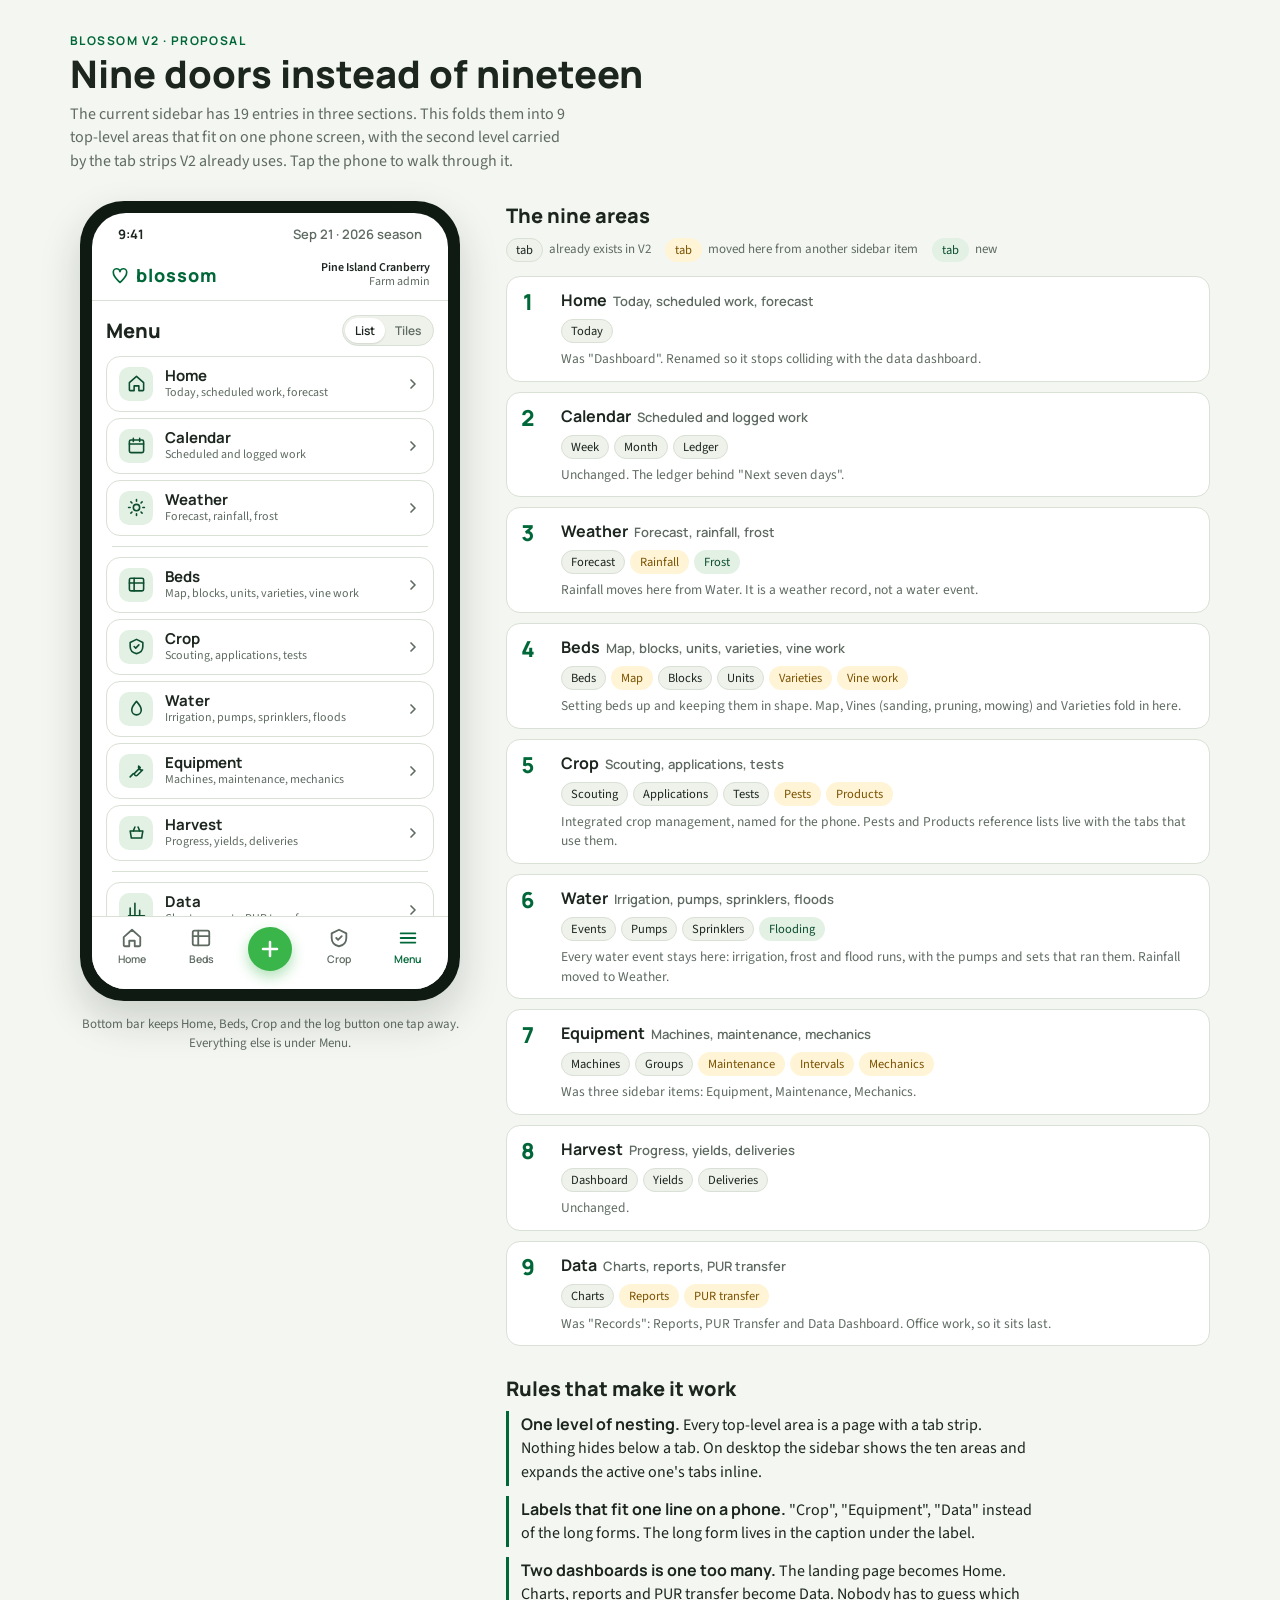
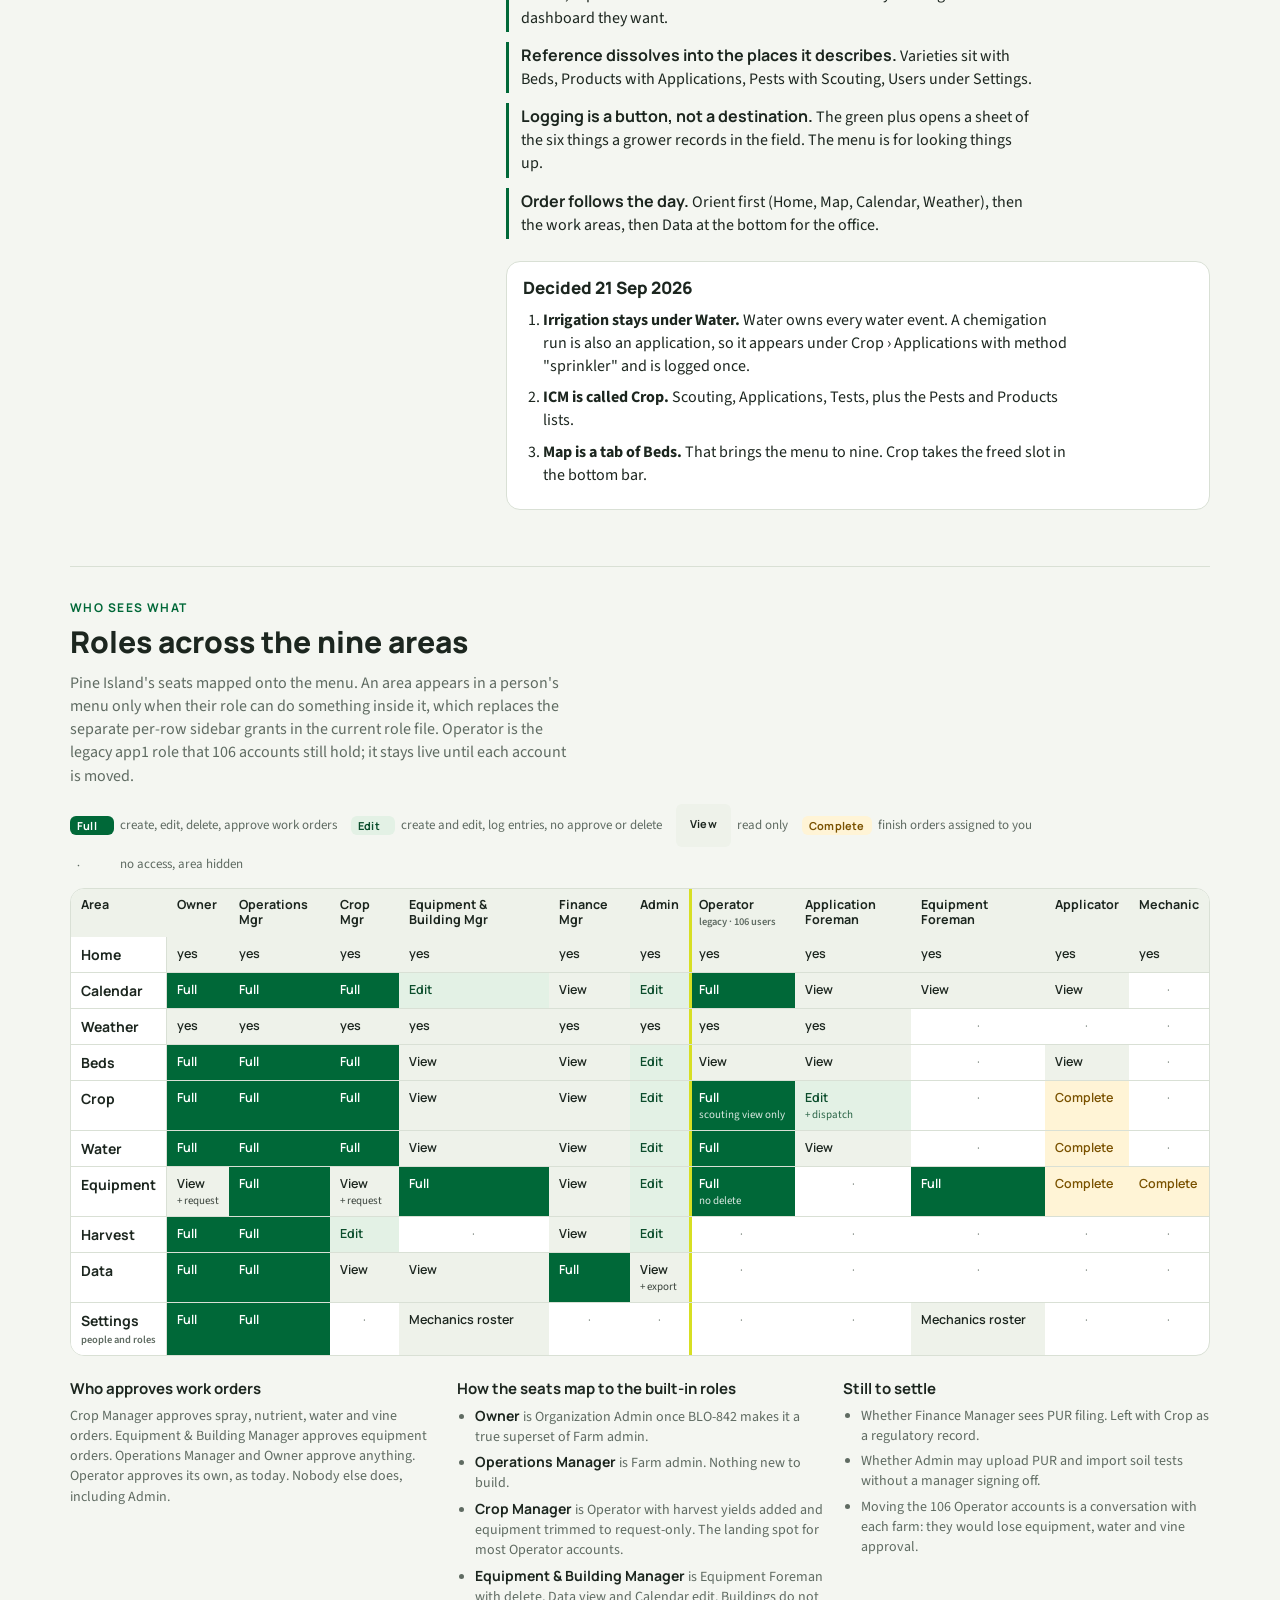
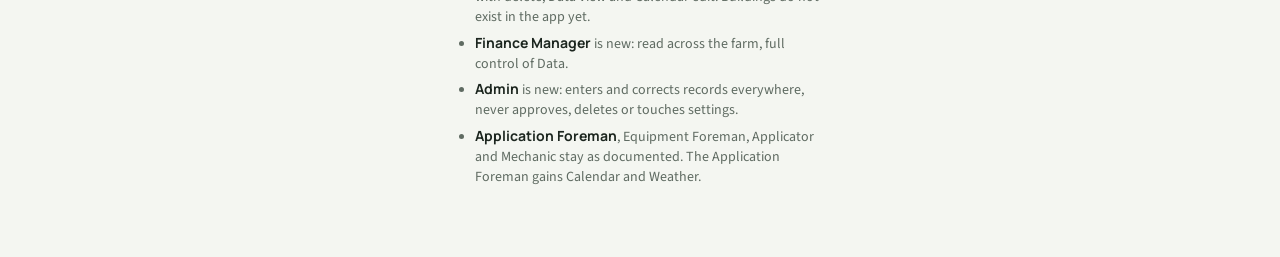
<file: index.html>
<!doctype html>
<html lang="en">
<head>
<meta charset="utf-8">
<meta name="viewport" content="width=device-width, initial-scale=1, viewport-fit=cover">
<meta name="robots" content="noindex, nofollow">
<title>Blossom V2 Navigation</title>
<style>html{color-scheme:light dark;height:100%}body{margin:0}img{max-width:100%}[hidden]{display:none!important}
/* roles matrix */
.roles{margin-top:56px;padding-top:32px;border-top:1px solid var(--line)}
.roles h2{font-family:var(--display);font-size:clamp(22px,2.6vw,30px);font-weight:800;margin:4px 0 8px;text-wrap:balance}
.roles .lede{margin-bottom:16px}
.roles .legend{margin-bottom:14px}
.lv{display:inline-block;min-width:44px;text-align:center;font:700 11px var(--display);letter-spacing:.02em;border-radius:6px;padding:2px 7px}
.lv.full,.matrix td.f{background:var(--accent);color:#fff}
.lv.edit,.matrix td.e{background:var(--accent-soft);color:var(--accent-ink)}
.lv.view,.matrix td.v{background:var(--surface-2);color:var(--ink)}
.lv.done,.matrix td.d{background:var(--moved);color:var(--moved-ink)}
.lv.none,.matrix td.n{background:transparent;color:var(--muted)}
.matrix-wrap{overflow-x:auto;border:1px solid var(--line);border-radius:14px;background:var(--surface)}
.matrix{border-collapse:separate;border-spacing:0;min-width:1080px;width:100%;font-size:13px}
.matrix th,.matrix td{padding:8px 10px;border-bottom:1px solid var(--line);vertical-align:top;text-align:left}
.matrix thead th{font:700 12.5px var(--display);color:var(--ink);background:var(--surface-2);position:sticky;top:0;line-height:1.2}
.matrix thead th small,.matrix tbody th small{display:block;font:600 10.5px var(--body);color:var(--muted);margin-top:2px;letter-spacing:0;text-transform:none}
.matrix tbody th{font:700 14px var(--display);white-space:nowrap;background:var(--surface);position:sticky;left:0;z-index:1;border-right:1px solid var(--line)}
.matrix td{font:600 12.5px var(--display);white-space:nowrap}
.matrix td small{display:block;font:400 11px var(--body);opacity:.85;margin-top:1px}
.matrix td.n{text-align:center;font-weight:400}
.matrix .legacy{box-shadow:inset 3px 0 0 var(--lime)}
.matrix tr:last-child th,.matrix tr:last-child td{border-bottom:0}
.roles-notes{display:grid;grid-template-columns:repeat(auto-fit,minmax(260px,1fr));gap:20px;margin-top:22px}
.roles-notes h3{font-family:var(--display);font-size:15px;margin:0 0 6px}
.roles-notes p,.roles-notes ul{margin:0;font-size:14px;color:var(--muted)}
.roles-notes ul{padding-left:18px}
.roles-notes li{margin:0 0 5px}
.roles-notes b{color:var(--ink);font-family:var(--display)}
</style>
<link rel="stylesheet" href="https://fonts.googleapis.com/css2?family=Manrope:wght@500;600;700;800&family=Source+Sans+3:wght@400;600&display=swap">
<style>
:root{
  --green-deep:#006838; --green:#39b54a; --lime:#d7df23;
  --bg:#f4f6f1; --surface:#ffffff; --surface-2:#eef2ea;
  --ink:#1c261f; --muted:#5f6b62; --line:#d9e0d5;
  --accent:#006838; --accent-soft:#e3f1e5; --accent-ink:#0b4d2c;
  --moved:#fff4d6; --moved-ink:#7a5200;
  --phone:#0f1a13; --shadow:0 18px 40px rgba(20,40,25,.18);
  --display:"Manrope",ui-sans-serif,system-ui,-apple-system,"Segoe UI",sans-serif;
  --body:"Source Sans 3",ui-sans-serif,system-ui,-apple-system,"Segoe UI",sans-serif;
}
@media (prefers-color-scheme: dark){
  :root:not([data-theme="light"]){
    --bg:#111813; --surface:#182019; --surface-2:#1f2a21;
    --ink:#e8eee7; --muted:#9aa89d; --line:#2b372e;
    --accent:#5ccb6c; --accent-soft:#1f3a27; --accent-ink:#bfe9c6;
    --moved:#3b3012; --moved-ink:#f0d48a;
    --phone:#050906; --shadow:0 18px 40px rgba(0,0,0,.5);
  }
}
:root[data-theme="dark"]{
  --bg:#111813; --surface:#182019; --surface-2:#1f2a21;
  --ink:#e8eee7; --muted:#9aa89d; --line:#2b372e;
  --accent:#5ccb6c; --accent-soft:#1f3a27; --accent-ink:#bfe9c6;
  --moved:#3b3012; --moved-ink:#f0d48a;
  --phone:#050906; --shadow:0 18px 40px rgba(0,0,0,.5);
}
*{box-sizing:border-box}
body{background:var(--bg);color:var(--ink);font-family:var(--body);font-size:16px;line-height:1.45;margin:0}
.wrap{max-width:1180px;margin:0 auto;padding-block:32px 64px;padding-inline:20px}
header.top{display:flex;flex-wrap:wrap;align-items:flex-end;justify-content:space-between;gap:12px 24px;margin-bottom:28px}
.eyebrow{font-family:var(--display);font-size:12px;font-weight:700;letter-spacing:.12em;text-transform:uppercase;color:var(--accent)}
h1{font-family:var(--display);font-size:clamp(26px,3.4vw,38px);font-weight:800;line-height:1.1;margin:4px 0 0;text-wrap:balance}
.lede{max-width:62ch;color:var(--muted);margin:8px 0 0}
.layout{display:grid;grid-template-columns:400px 1fr;gap:36px;align-items:start}
@media (max-width:860px){.layout{grid-template-columns:1fr}}

/* phone */
.phone-col{position:sticky;top:16px}
@media (max-width:860px){.phone-col{position:static}}
.phone{width:100%;max-width:380px;margin:0 auto;aspect-ratio:380/800;background:var(--phone);border-radius:44px;padding:12px;box-shadow:var(--shadow);position:relative}
.screen{position:absolute;inset:12px;border-radius:34px;background:var(--surface);overflow:clip;display:flex;flex-direction:column}
.statusbar{height:44px;flex:none;display:flex;align-items:center;justify-content:space-between;padding:0 26px;font-family:var(--display);font-size:13px;font-weight:700}
.statusbar span:last-child{font-weight:600;color:var(--muted)}
.appbar{flex:none;display:flex;align-items:center;gap:10px;padding:4px 18px 10px;border-bottom:1px solid var(--line)}
.appbar .logo{display:flex;align-items:center;gap:6px;font-family:var(--display);font-weight:800;font-size:18px;letter-spacing:.06em;color:var(--green-deep)}
:root[data-theme="dark"] .appbar .logo{color:var(--accent)}
@media (prefers-color-scheme: dark){:root:not([data-theme="light"]) .appbar .logo{color:var(--accent)}}
.appbar .farm{margin-left:auto;font-size:12px;color:var(--muted);text-align:right;line-height:1.2}
.appbar .farm b{display:block;color:var(--ink);font-weight:600}
.view{flex:1;overflow:auto;padding:12px 14px 16px;-webkit-overflow-scrolling:touch}
.view[hidden]{display:none}
.viewhead{display:flex;align-items:center;gap:8px;margin:2px 0 10px}
.viewhead h2{font-family:var(--display);font-size:20px;font-weight:800;margin:0}
.viewhead .mode{margin-left:auto;display:inline-flex;border:1px solid var(--line);border-radius:999px;padding:2px;background:var(--surface-2)}
.viewhead .mode button{border:0;background:transparent;font:600 12px var(--display);color:var(--muted);padding:4px 10px;border-radius:999px;cursor:pointer}
.viewhead .mode button[aria-pressed="true"]{background:var(--surface);color:var(--ink);box-shadow:0 1px 2px rgba(0,0,0,.12)}
.menu{display:grid;gap:6px}
.menu.grid{grid-template-columns:1fr 1fr;gap:8px}
.item{display:flex;align-items:center;gap:12px;width:100%;text-align:left;border:1px solid var(--line);background:var(--surface);border-radius:14px;padding:10px 12px;cursor:pointer;color:var(--ink);font-family:var(--body)}
.item:focus-visible{outline:2px solid var(--accent);outline-offset:2px}
.item .ic{flex:none;width:34px;height:34px;border-radius:10px;background:var(--accent-soft);color:var(--accent-ink);display:grid;place-items:center}
.item .ic svg{width:19px;height:19px}
.item>span:not(.ic){display:flex;flex-direction:column;min-width:0}
.item .lbl{font-family:var(--display);font-weight:700;font-size:15px;line-height:1.15}
.item .cap{font-size:12px;color:var(--muted);line-height:1.2;margin-top:2px}
.item .chev{margin-left:auto;color:var(--muted);flex:none}
.menu.grid .item{flex-direction:column;align-items:flex-start;gap:8px;padding:12px}
.menu.grid .item .chev{display:none}
.menu.grid .item .cap{display:-webkit-box;-webkit-line-clamp:2;-webkit-box-orient:vertical;overflow:hidden}
.divider{height:1px;background:var(--line);margin:4px 6px}
.menu.grid .divider{grid-column:1/-1}
.sub .back{display:inline-flex;align-items:center;gap:6px;border:0;background:transparent;color:var(--accent);font:600 14px var(--display);padding:4px 0;cursor:pointer}
.sub h2{font-family:var(--display);font-size:22px;font-weight:800;margin:6px 0 2px}
.sub .why{font-size:13px;color:var(--muted);margin:0 0 12px}
.tabs{display:grid;gap:6px;margin-bottom:12px}
.tabs button{display:flex;align-items:center;gap:10px;width:100%;text-align:left;border:1px solid var(--line);background:var(--surface);border-radius:14px;padding:11px 12px;font:700 15px var(--display);color:var(--ink);cursor:pointer}
.tabs button::after{content:"";margin-left:auto;width:8px;height:8px;border-right:2.5px solid var(--muted);border-bottom:2.5px solid var(--muted);transform:rotate(-45deg);flex:none}
.tabs button[aria-selected="true"]{background:var(--accent);border-color:var(--accent);color:#fff}
.tabs button[aria-selected="true"]::after{border-color:#fff}
.tabs button:focus-visible{outline:2px solid var(--accent);outline-offset:2px}
:root[data-theme="dark"] .tabs button[aria-selected="true"]{color:#0b1a0f}
@media (prefers-color-scheme: dark){:root:not([data-theme="light"]) .tabs button[aria-selected="true"]{color:#0b1a0f}}
.tabs button .from{display:inline-block;margin-left:2px;font-size:10px;font-weight:700;letter-spacing:.04em;text-transform:uppercase;background:var(--moved);color:var(--moved-ink);border-radius:6px;padding:1px 5px}
.tabs button[aria-selected="true"] .from{background:rgba(255,255,255,.25);color:#fff}
.placeholder{border:1px dashed var(--line);border-radius:14px;padding:14px;color:var(--muted);font-size:13px;min-height:120px}
.placeholder b{display:block;color:var(--ink);font-family:var(--display);font-size:15px;margin-bottom:6px}
.placeholder ul{margin:6px 0 0;padding-left:18px}
.placeholder li{margin:2px 0}
.tabbar{flex:none;display:grid;grid-template-columns:repeat(5,1fr);border-top:1px solid var(--line);padding:6px 6px 14px;background:var(--surface)}
.tabbar button{border:0;background:transparent;display:flex;flex-direction:column;align-items:center;gap:3px;font:600 10.5px var(--display);color:var(--muted);padding:4px 0;cursor:pointer;border-radius:10px}
.tabbar button svg{width:22px;height:22px}
.tabbar button[aria-current="page"]{color:var(--accent)}
.tabbar .plus{align-self:center}
.tabbar .plus span.dot{width:44px;height:44px;border-radius:50%;background:var(--green);color:#fff;display:grid;place-items:center;box-shadow:0 6px 14px rgba(57,181,74,.4)}
.tabbar .plus span.dot svg{width:24px;height:24px}
.sheet{position:absolute;left:0;right:0;bottom:0;background:var(--surface);border-radius:22px 22px 0 0;padding:10px 14px 24px;box-shadow:0 -10px 30px rgba(0,0,0,.18);transform:translateY(100%);visibility:hidden;transition:transform .25s ease,visibility 0s linear .25s}
.sheet.open{transform:none;visibility:visible;transition:transform .25s ease,visibility 0s}
@media (prefers-reduced-motion:reduce){.sheet{transition:none}}
.sheet .grab{width:38px;height:4px;border-radius:2px;background:var(--line);margin:0 auto 10px}
.sheet h3{font-family:var(--display);font-size:16px;margin:0 0 8px}
.sheet .log{display:grid;grid-template-columns:1fr 1fr;gap:6px}
.sheet .log button{border:1px solid var(--line);background:var(--surface-2);border-radius:12px;padding:10px;text-align:left;font:600 13px var(--display);color:var(--ink);cursor:pointer}
.sheet .log button small{display:block;font:400 11px var(--body);color:var(--muted);margin-top:2px}
.scrim{position:absolute;inset:0;background:rgba(10,20,12,.35);opacity:0;pointer-events:none;transition:opacity .2s}
.scrim.open{opacity:1;pointer-events:auto}
.hint{text-align:center;font-size:13px;color:var(--muted);margin-top:14px}

/* right column */
.doc h2{font-family:var(--display);font-size:20px;font-weight:800;margin:0 0 8px}
.doc p{margin:0 0 12px;max-width:66ch}
.tree{display:grid;gap:10px;margin:0 0 28px}
.node{border:1px solid var(--line);background:var(--surface);border-radius:14px;padding:12px 14px;display:grid;grid-template-columns:auto 1fr;gap:6px 12px;align-items:start}
.node .n{font-family:var(--display);font-weight:800;font-size:22px;color:var(--accent);line-height:1;padding-top:2px;min-width:28px;font-variant-numeric:tabular-nums}
.node .t{font-family:var(--display);font-weight:700;font-size:16px}
.node .t small{font-weight:600;color:var(--muted);margin-left:6px;font-size:13px}
.node .chips{grid-column:2;display:flex;flex-wrap:wrap;gap:5px}
.chip{font-size:12.5px;border:1px solid var(--line);border-radius:999px;padding:2px 9px;background:var(--surface-2);color:var(--ink)}
.chip.moved{background:var(--moved);color:var(--moved-ink);border-color:transparent}
.chip.new{background:var(--accent-soft);color:var(--accent-ink);border-color:transparent}
.node .note{grid-column:2;font-size:13.5px;color:var(--muted)}
.legend{display:flex;flex-wrap:wrap;gap:8px 14px;font-size:13px;color:var(--muted);margin:0 0 14px}
.legend span{display:inline-flex;align-items:center;gap:6px}
.rules{display:grid;gap:10px;margin:0;padding:0;list-style:none}
.rules li{border-left:3px solid var(--accent);padding:2px 0 2px 12px;max-width:66ch}
.rules b{font-family:var(--display)}
.decide{background:var(--surface);border:1px solid var(--line);border-radius:14px;padding:14px 16px;margin-top:22px}
.decide h2{font-size:17px}
.decide ol{margin:0;padding-left:20px}
.decide li{margin:0 0 8px;max-width:66ch}
</style>

</head>
<body>
<div class="wrap">
  <header class="top">
    <div>
      <div class="eyebrow">Blossom V2 · proposal</div>
      <h1>Nine doors instead of nineteen</h1>
      <p class="lede">The current sidebar has 19 entries in three sections. This folds them into 9 top-level areas that fit on one phone screen, with the second level carried by the tab strips V2 already uses. Tap the phone to walk through it.</p>
    </div>
  </header>

  <div class="layout">
    <div class="phone-col">
      <div class="phone">
        <div class="screen">
          <div class="statusbar"><span>9:41</span><span>Sep 21 · 2026 season</span></div>
          <div class="appbar">
            <div class="logo"><svg width="20" height="20" viewBox="0 0 24 24" fill="none" stroke="currentColor" stroke-width="2" stroke-linecap="round" stroke-linejoin="round"><path d="M12 21c-4-4-8-7-8-12a4 4 0 0 1 8-1 4 4 0 0 1 8 1c0 5-4 8-8 12z"/></svg>blossom</div>
            <div class="farm"><b>Pine Island Cranberry</b>Farm admin</div>
          </div>

          <div class="view" id="menuView">
            <div class="viewhead">
              <h2>Menu</h2>
              <div class="mode" role="group" aria-label="Menu layout">
                <button type="button" id="modeList" aria-pressed="true">List</button>
                <button type="button" id="modeGrid" aria-pressed="false">Tiles</button>
              </div>
            </div>
            <div class="menu" id="menu"></div>
            <p class="hint">Faint lines group the nine into orient · work · review.</p>
          </div>

          <div class="view sub" id="subView" hidden>
            <button type="button" class="back" id="backBtn"><svg width="16" height="16" viewBox="0 0 24 24" fill="none" stroke="currentColor" stroke-width="2.5" stroke-linecap="round" stroke-linejoin="round"><path d="M15 18l-6-6 6-6"/></svg>Menu</button>
            <h2 id="subTitle"></h2>
            <p class="why" id="subWhy"></p>
            <div class="tabs" id="subTabs" role="tablist" aria-label="Sections"></div>
            <div class="placeholder" id="subBody"></div>
          </div>

          <div class="tabbar">
            <button type="button" data-go="home"><svg viewBox="0 0 24 24" fill="none" stroke="currentColor" stroke-width="2" stroke-linecap="round" stroke-linejoin="round"><path d="M3 11l9-8 9 8v9a1 1 0 0 1-1 1h-5v-6H9v6H4a1 1 0 0 1-1-1z"/></svg>Home</button>
            <button type="button" data-go="beds"><svg viewBox="0 0 24 24" fill="none" stroke="currentColor" stroke-width="2" stroke-linecap="round" stroke-linejoin="round"><rect x="3" y="4" width="18" height="16" rx="2"/><path d="M3 10h18M9 4v16"/></svg>Beds</button>
            <button type="button" class="plus" id="plusBtn" aria-label="Log something"><span class="dot"><svg viewBox="0 0 24 24" fill="none" stroke="currentColor" stroke-width="2.5" stroke-linecap="round"><path d="M12 5v14M5 12h14"/></svg></span></button>
            <button type="button" data-go="icm"><svg viewBox="0 0 24 24" fill="none" stroke="currentColor" stroke-width="2" stroke-linecap="round" stroke-linejoin="round"><path d="M12 3l8 4v5c0 5-3.5 8-8 9-4.5-1-8-4-8-9V7z"/><path d="M9 12l2 2 4-4"/></svg>Crop</button>
            <button type="button" id="menuBtn" aria-current="page"><svg viewBox="0 0 24 24" fill="none" stroke="currentColor" stroke-width="2" stroke-linecap="round"><path d="M4 7h16M4 12h16M4 17h16"/></svg>Menu</button>
          </div>

          <div class="scrim" id="scrim"></div>
          <div class="sheet" id="sheet" role="dialog" aria-label="Log something">
            <div class="grab"></div>
            <h3>Log something</h3>
            <div class="log">
              <button type="button">Scouting report<small>Sweep counts by bed</small></button>
              <button type="button">Application<small>Product, rate, beds, method</small></button>
              <button type="button">Irrigation or frost<small>Pump, sprinkler set, hours</small></button>
              <button type="button">Vine work<small>Sanding, pruning, mowing</small></button>
              <button type="button">Harvest delivery<small>Barrels by bed</small></button>
              <button type="button">Maintenance<small>Service or work order</small></button>
            </div>
          </div>
        </div>
      </div>
      <p class="hint">Bottom bar keeps Home, Beds, Crop and the log button one tap away. Everything else is under Menu.</p>
    </div>

    <div class="doc">
      <h2>The nine areas</h2>
      <div class="legend">
        <span><span class="chip">tab</span> already exists in V2</span>
        <span><span class="chip moved">tab</span> moved here from another sidebar item</span>
        <span><span class="chip new">tab</span> new</span>
      </div>
      <div class="tree" id="tree"></div>

      <h2>Rules that make it work</h2>
      <ul class="rules">
        <li><b>One level of nesting.</b> Every top-level area is a page with a tab strip. Nothing hides below a tab. On desktop the sidebar shows the ten areas and expands the active one's tabs inline.</li>
        <li><b>Labels that fit one line on a phone.</b> "Crop", "Equipment", "Data" instead of the long forms. The long form lives in the caption under the label.</li>
        <li><b>Two dashboards is one too many.</b> The landing page becomes Home. Charts, reports and PUR transfer become Data. Nobody has to guess which dashboard they want.</li>
        <li><b>Reference dissolves into the places it describes.</b> Varieties sit with Beds, Products with Applications, Pests with Scouting, Users under Settings.</li>
        <li><b>Logging is a button, not a destination.</b> The green plus opens a sheet of the six things a grower records in the field. The menu is for looking things up.</li>
        <li><b>Order follows the day.</b> Orient first (Home, Map, Calendar, Weather), then the work areas, then Data at the bottom for the office.</li>
      </ul>

      <div class="decide">
        <h2>Decided 21 Sep 2026</h2>
        <ol>
          <li><b>Irrigation stays under Water.</b> Water owns every water event. A chemigation run is also an application, so it appears under Crop › Applications with method "sprinkler" and is logged once.</li>
          <li><b>ICM is called Crop.</b> Scouting, Applications, Tests, plus the Pests and Products lists.</li>
          <li><b>Map is a tab of Beds.</b> That brings the menu to nine. Crop takes the freed slot in the bottom bar.</li>
        </ol>
      </div>
    </div>
  </div>

  <section class="roles" id="roles">
    <div class="eyebrow">Who sees what</div>
    <h2>Roles across the nine areas</h2>
    <p class="lede">Pine Island's seats mapped onto the menu. An area appears in a person's menu only when their role can do something inside it, which replaces the separate per-row sidebar grants in the current role file. Operator is the legacy app1 role that 106 accounts still hold; it stays live until each account is moved.</p>
    <div class="legend">
      <span><span class="lv full">Full</span> create, edit, delete, approve work orders</span>
      <span><span class="lv edit">Edit</span> create and edit, log entries, no approve or delete</span>
      <span><span class="lv view">View</span> read only</span>
      <span><span class="lv done">Complete</span> finish orders assigned to you</span>
      <span><span class="lv none">·</span> no access, area hidden</span>
    </div>
    <div class="matrix-wrap">
      <table class="matrix">
        <thead>
          <tr>
            <th scope="col">Area</th>
            <th scope="col">Owner</th>
            <th scope="col">Operations Mgr</th>
            <th scope="col">Crop Mgr</th>
            <th scope="col">Equipment &amp; Building Mgr</th>
            <th scope="col">Finance Mgr</th>
            <th scope="col">Admin</th>
            <th scope="col" class="legacy">Operator<small>legacy · 106 users</small></th>
            <th scope="col">Application Foreman</th>
            <th scope="col">Equipment Foreman</th>
            <th scope="col">Applicator</th>
            <th scope="col">Mechanic</th>
          </tr>
        </thead>
        <tbody>
          <tr><th scope="row">Home</th><td class="v">yes</td><td class="v">yes</td><td class="v">yes</td><td class="v">yes</td><td class="v">yes</td><td class="v">yes</td><td class="v legacy">yes</td><td class="v">yes</td><td class="v">yes</td><td class="v">yes</td><td class="v">yes</td></tr>
          <tr><th scope="row">Calendar</th><td class="f">Full</td><td class="f">Full</td><td class="f">Full</td><td class="e">Edit</td><td class="v">View</td><td class="e">Edit</td><td class="f legacy">Full</td><td class="v">View</td><td class="v">View</td><td class="v">View</td><td class="n">·</td></tr>
          <tr><th scope="row">Weather</th><td class="v">yes</td><td class="v">yes</td><td class="v">yes</td><td class="v">yes</td><td class="v">yes</td><td class="v">yes</td><td class="v legacy">yes</td><td class="v">yes</td><td class="n">·</td><td class="n">·</td><td class="n">·</td></tr>
          <tr><th scope="row">Beds</th><td class="f">Full</td><td class="f">Full</td><td class="f">Full</td><td class="v">View</td><td class="v">View</td><td class="e">Edit</td><td class="v legacy">View</td><td class="v">View</td><td class="n">·</td><td class="v">View</td><td class="n">·</td></tr>
          <tr><th scope="row">Crop</th><td class="f">Full</td><td class="f">Full</td><td class="f">Full</td><td class="v">View</td><td class="v">View</td><td class="e">Edit</td><td class="f legacy">Full<small>scouting view only</small></td><td class="e">Edit<small>+ dispatch</small></td><td class="n">·</td><td class="d">Complete</td><td class="n">·</td></tr>
          <tr><th scope="row">Water</th><td class="f">Full</td><td class="f">Full</td><td class="f">Full</td><td class="v">View</td><td class="v">View</td><td class="e">Edit</td><td class="f legacy">Full</td><td class="v">View</td><td class="n">·</td><td class="d">Complete</td><td class="n">·</td></tr>
          <tr><th scope="row">Equipment</th><td class="v">View<small>+ request</small></td><td class="f">Full</td><td class="v">View<small>+ request</small></td><td class="f">Full</td><td class="v">View</td><td class="e">Edit</td><td class="f legacy">Full<small>no delete</small></td><td class="n">·</td><td class="f">Full</td><td class="d">Complete</td><td class="d">Complete</td></tr>
          <tr><th scope="row">Harvest</th><td class="f">Full</td><td class="f">Full</td><td class="e">Edit</td><td class="n">·</td><td class="v">View</td><td class="e">Edit</td><td class="n legacy">·</td><td class="n">·</td><td class="n">·</td><td class="n">·</td><td class="n">·</td></tr>
          <tr><th scope="row">Data</th><td class="f">Full</td><td class="f">Full</td><td class="v">View</td><td class="v">View</td><td class="f">Full</td><td class="v">View<small>+ export</small></td><td class="n legacy">·</td><td class="n">·</td><td class="n">·</td><td class="n">·</td><td class="n">·</td></tr>
          <tr><th scope="row">Settings<small>people and roles</small></th><td class="f">Full</td><td class="f">Full</td><td class="n">·</td><td class="v">Mechanics roster</td><td class="n">·</td><td class="n">·</td><td class="n legacy">·</td><td class="n">·</td><td class="v">Mechanics roster</td><td class="n">·</td><td class="n">·</td></tr>
        </tbody>
      </table>
    </div>

    <div class="roles-notes">
      <div>
        <h3>Who approves work orders</h3>
        <p>Crop Manager approves spray, nutrient, water and vine orders. Equipment &amp; Building Manager approves equipment orders. Operations Manager and Owner approve anything. Operator approves its own, as today. Nobody else does, including Admin.</p>
      </div>
      <div>
        <h3>How the seats map to the built-in roles</h3>
        <ul>
          <li><b>Owner</b> is Organization Admin once BLO-842 makes it a true superset of Farm admin.</li>
          <li><b>Operations Manager</b> is Farm admin. Nothing new to build.</li>
          <li><b>Crop Manager</b> is Operator with harvest yields added and equipment trimmed to request-only. The landing spot for most Operator accounts.</li>
          <li><b>Equipment &amp; Building Manager</b> is Equipment Foreman with delete, Data view and Calendar edit. Buildings do not exist in the app yet.</li>
          <li><b>Finance Manager</b> is new: read across the farm, full control of Data.</li>
          <li><b>Admin</b> is new: enters and corrects records everywhere, never approves, deletes or touches settings.</li>
          <li><b>Application Foreman</b>, Equipment Foreman, Applicator and Mechanic stay as documented. The Application Foreman gains Calendar and Weather.</li>
        </ul>
      </div>
      <div>
        <h3>Still to settle</h3>
        <ul>
          <li>Whether Finance Manager sees PUR filing. Left with Crop as a regulatory record.</li>
          <li>Whether Admin may upload PUR and import soil tests without a manager signing off.</li>
          <li>Moving the 106 Operator accounts is a conversation with each farm: they would lose equipment, water and vine approval.</li>
        </ul>
      </div>
    </div>
  </section>
</div>

<script>
const ICONS = {
  home:'<svg viewBox="0 0 24 24" fill="none" stroke="currentColor" stroke-width="2" stroke-linecap="round" stroke-linejoin="round"><path d="M3 11l9-8 9 8v9a1 1 0 0 1-1 1h-5v-6H9v6H4a1 1 0 0 1-1-1z"/></svg>',
  beds:'<svg viewBox="0 0 24 24" fill="none" stroke="currentColor" stroke-width="2" stroke-linecap="round" stroke-linejoin="round"><rect x="3" y="4" width="18" height="16" rx="2"/><path d="M3 10h18M9 4v16"/></svg>',
  map:'<svg viewBox="0 0 24 24" fill="none" stroke="currentColor" stroke-width="2" stroke-linecap="round" stroke-linejoin="round"><path d="M9 4l6 2 6-2v14l-6 2-6-2-6 2V6z"/><path d="M9 4v14M15 6v14"/></svg>',
  calendar:'<svg viewBox="0 0 24 24" fill="none" stroke="currentColor" stroke-width="2" stroke-linecap="round" stroke-linejoin="round"><rect x="3" y="5" width="18" height="16" rx="2"/><path d="M3 10h18M8 3v4M16 3v4"/></svg>',
  weather:'<svg viewBox="0 0 24 24" fill="none" stroke="currentColor" stroke-width="2" stroke-linecap="round" stroke-linejoin="round"><circle cx="12" cy="12" r="4"/><path d="M12 2v2M12 20v2M2 12h2M20 12h2M4.9 4.9l1.4 1.4M17.7 17.7l1.4 1.4M4.9 19.1l1.4-1.4M17.7 6.3l1.4-1.4"/></svg>',
  icm:'<svg viewBox="0 0 24 24" fill="none" stroke="currentColor" stroke-width="2" stroke-linecap="round" stroke-linejoin="round"><path d="M12 3l8 4v5c0 5-3.5 8-8 9-4.5-1-8-4-8-9V7z"/><path d="M9 12l2 2 4-4"/></svg>',
  water:'<svg viewBox="0 0 24 24" fill="none" stroke="currentColor" stroke-width="2" stroke-linecap="round" stroke-linejoin="round"><path d="M12 3s6 6.5 6 11a6 6 0 0 1-12 0c0-4.5 6-11 6-11z"/></svg>',
  equipment:'<svg viewBox="0 0 24 24" fill="none" stroke="currentColor" stroke-width="2" stroke-linecap="round" stroke-linejoin="round"><path d="M14.7 6.3a4 4 0 0 0 5 5L13 18a2.1 2.1 0 0 1-3-3l6.7-6.7z"/><path d="M4 20l4-4"/></svg>',
  harvest:'<svg viewBox="0 0 24 24" fill="none" stroke="currentColor" stroke-width="2" stroke-linecap="round" stroke-linejoin="round"><path d="M4 10h16l-1.5 9h-13z"/><path d="M8 10l2-5M16 10l-2-5"/></svg>',
  data:'<svg viewBox="0 0 24 24" fill="none" stroke="currentColor" stroke-width="2" stroke-linecap="round" stroke-linejoin="round"><path d="M4 20V10M10 20V4M16 20v-7M22 20H2"/></svg>'
};

const AREAS = [
  {id:'home', label:'Home', cap:'Today, scheduled work, forecast', group:1,
   why:'Was "Dashboard". Renamed so it stops colliding with the data dashboard.',
   tabs:[['Today','']],
   body:{b:'What is on screen', items:['Scouting since last walk','Soil and tissue tests due','Equipment past its interval','Next seven days: scheduled vs forecast']}},
  {id:'calendar', label:'Calendar', cap:'Scheduled and logged work', group:1,
   why:'Unchanged. The ledger behind "Next seven days".',
   tabs:[['Week',''],['Month',''],['Ledger','']],
   body:{b:'Calendar', items:['Everything scheduled across all areas','Filter by area or crew']}},
  {id:'weather', label:'Weather', cap:'Forecast, rainfall, frost', group:1,
   why:'Rainfall moves here from Water. It is a weather record, not a water event.',
   tabs:[['Forecast',''],['Rainfall','moved'],['Frost','new']],
   body:{b:'Weather', items:['7-day forecast with wind for spray windows','Rain gauge log','Frost nights and low readings']}},

  {id:'beds', label:'Beds', cap:'Map, blocks, units, varieties, vine work', group:2,
   why:'Setting beds up and keeping them in shape. Map, Vines (sanding, pruning, mowing) and Varieties fold in here.',
   tabs:[['Beds',''],['Map','moved'],['Blocks',''],['Units',''],['Varieties','moved'],['Vine work','moved']],
   body:{b:'Bed maintenance', items:['Map tab: tap a bed on the ground to open it','Sanding, pruning and mowing history by bed','Years since last sanding at a glance','Planted year, production status, acreage']}},
  {id:'icm', label:'Crop', cap:'Scouting, applications, tests', group:2,
   why:'Integrated crop management, named for the phone. Pests and Products reference lists live with the tabs that use them.',
   tabs:[['Scouting',''],['Applications',''],['Tests',''],['Pests','moved'],['Products','moved']],
   body:{b:'Crop', items:['Sweep counts vs threshold per pest','Applications with method: boom, sprinkler, air','Soil and tissue by list or periodic table','Pest thresholds and product labels one tap from the log']}},
  {id:'water', label:'Water', cap:'Irrigation, pumps, sprinklers, floods', group:2,
   why:'Every water event stays here: irrigation, frost and flood runs, with the pumps and sets that ran them. Rainfall moved to Weather.',
   tabs:[['Events',''],['Pumps',''],['Sprinklers',''],['Flooding','new']],
   body:{b:'Water', items:['Irrigation and frost runs by pump and set','Chemigation shows here and under Applications','Pump list with meter readings','Harvest and winter floods by bed']}},
  {id:'equipment', label:'Equipment', cap:'Machines, maintenance, mechanics', group:2,
   why:'Was three sidebar items: Equipment, Maintenance, Mechanics.',
   tabs:[['Machines',''],['Groups',''],['Maintenance','moved'],['Intervals','moved'],['Mechanics','moved']],
   body:{b:'Equipment', items:['Machines with next service due','Log an event or request a work order','Service intervals by hours or date']}},
  {id:'harvest', label:'Harvest', cap:'Progress, yields, deliveries', group:2,
   why:'Unchanged.',
   tabs:[['Dashboard',''],['Yields',''],['Deliveries','']],
   body:{b:'Harvest', items:['Percent harvested and barrels to date','Barrels per acre by bed and variety','Delivery tickets']}},

  {id:'data', label:'Data', cap:'Charts, reports, PUR transfer', group:3,
   why:'Was "Records": Reports, PUR Transfer and Data Dashboard. Office work, so it sits last.',
   tabs:[['Charts',''],['Reports','moved'],['PUR transfer','moved']],
   body:{b:'Data', items:['Yield by year, barrels per acre by variety','Printable and exportable reports','Pesticide use report transfer']}}
];

const menu = document.getElementById('menu');
const tree = document.getElementById('tree');
let lastGroup = 0;
AREAS.forEach((a, i) => {
  if (a.group !== lastGroup && lastGroup !== 0) {
    const d = document.createElement('div'); d.className='divider'; menu.appendChild(d);
  }
  lastGroup = a.group;
  const b = document.createElement('button');
  b.type='button'; b.className='item'; b.dataset.id=a.id;
  b.innerHTML = `<span class="ic">${ICONS[a.id]}</span><span><span class="lbl">${a.label}</span><span class="cap">${a.cap}</span></span><svg class="chev" width="16" height="16" viewBox="0 0 24 24" fill="none" stroke="currentColor" stroke-width="2.5" stroke-linecap="round" stroke-linejoin="round"><path d="M9 6l6 6-6 6"/></svg>`;
  b.addEventListener('click', () => open(a.id));
  menu.appendChild(b);

  const n = document.createElement('div'); n.className='node';
  const chips = a.tabs.map(([t,k]) => `<span class="chip ${k}">${t}</span>`).join('');
  n.innerHTML = `<div class="n">${i+1}</div><div class="t">${a.label}<small>${a.cap}</small></div><div class="chips">${chips}</div><div class="note">${a.why}</div>`;
  tree.appendChild(n);
});

const menuView = document.getElementById('menuView');
const subView = document.getElementById('subView');
const menuBtn = document.getElementById('menuBtn');
function setCurrent(id){
  document.querySelectorAll('.tabbar button[data-go]').forEach(b => b.removeAttribute('aria-current'));
  menuBtn.removeAttribute('aria-current');
  const t = document.querySelector(`.tabbar button[data-go="${id}"]`);
  if (t) t.setAttribute('aria-current','page'); else if (id==='menu') menuBtn.setAttribute('aria-current','page');
}
function open(id){
  const a = AREAS.find(x => x.id===id); if(!a) return;
  document.getElementById('subTitle').textContent = a.label;
  document.getElementById('subWhy').textContent = a.why;
  const tabs = document.getElementById('subTabs'); tabs.innerHTML='';
  a.tabs.forEach(([t,k],i) => {
    const b = document.createElement('button'); b.type='button'; b.setAttribute('role','tab');
    b.setAttribute('aria-selected', i===0 ? 'true':'false');
    b.innerHTML = t + (k==='moved' ? '<span class="from">moved</span>' : k==='new' ? '<span class="from">new</span>' : '');
    b.addEventListener('click', () => { tabs.querySelectorAll('button').forEach(x=>x.setAttribute('aria-selected','false')); b.setAttribute('aria-selected','true'); });
    tabs.appendChild(b);
  });
  document.getElementById('subBody').innerHTML = `<b>${a.body.b}</b><ul>${a.body.items.map(x=>`<li>${x}</li>`).join('')}</ul>`;
  menuView.hidden = true; subView.hidden = false; subView.scrollTop = 0;
  setCurrent(id);
}
function showMenu(){ subView.hidden = true; menuView.hidden = false; setCurrent('menu'); }
document.getElementById('backBtn').addEventListener('click', showMenu);
menuBtn.addEventListener('click', showMenu);
document.querySelectorAll('.tabbar button[data-go]').forEach(b => b.addEventListener('click', () => open(b.dataset.go)));

const sheet = document.getElementById('sheet'), scrim = document.getElementById('scrim');
function toggleSheet(on){ sheet.classList.toggle('open', on); scrim.classList.toggle('open', on); }
document.getElementById('plusBtn').addEventListener('click', () => toggleSheet(!sheet.classList.contains('open')));
scrim.addEventListener('click', () => toggleSheet(false));
sheet.querySelectorAll('.log button').forEach(b => b.addEventListener('click', () => toggleSheet(false)));

const modeList = document.getElementById('modeList'), modeGrid = document.getElementById('modeGrid');
function setMode(grid){
  menu.classList.toggle('grid', grid);
  modeList.setAttribute('aria-pressed', String(!grid)); modeGrid.setAttribute('aria-pressed', String(grid));
  try{ localStorage.setItem('navMode', grid?'grid':'list'); }catch(e){}
}
modeList.addEventListener('click', () => setMode(false));
modeGrid.addEventListener('click', () => setMode(true));
try{ if(localStorage.getItem('navMode')==='grid') setMode(true); }catch(e){}
</script>

</body>
</html>
</file>
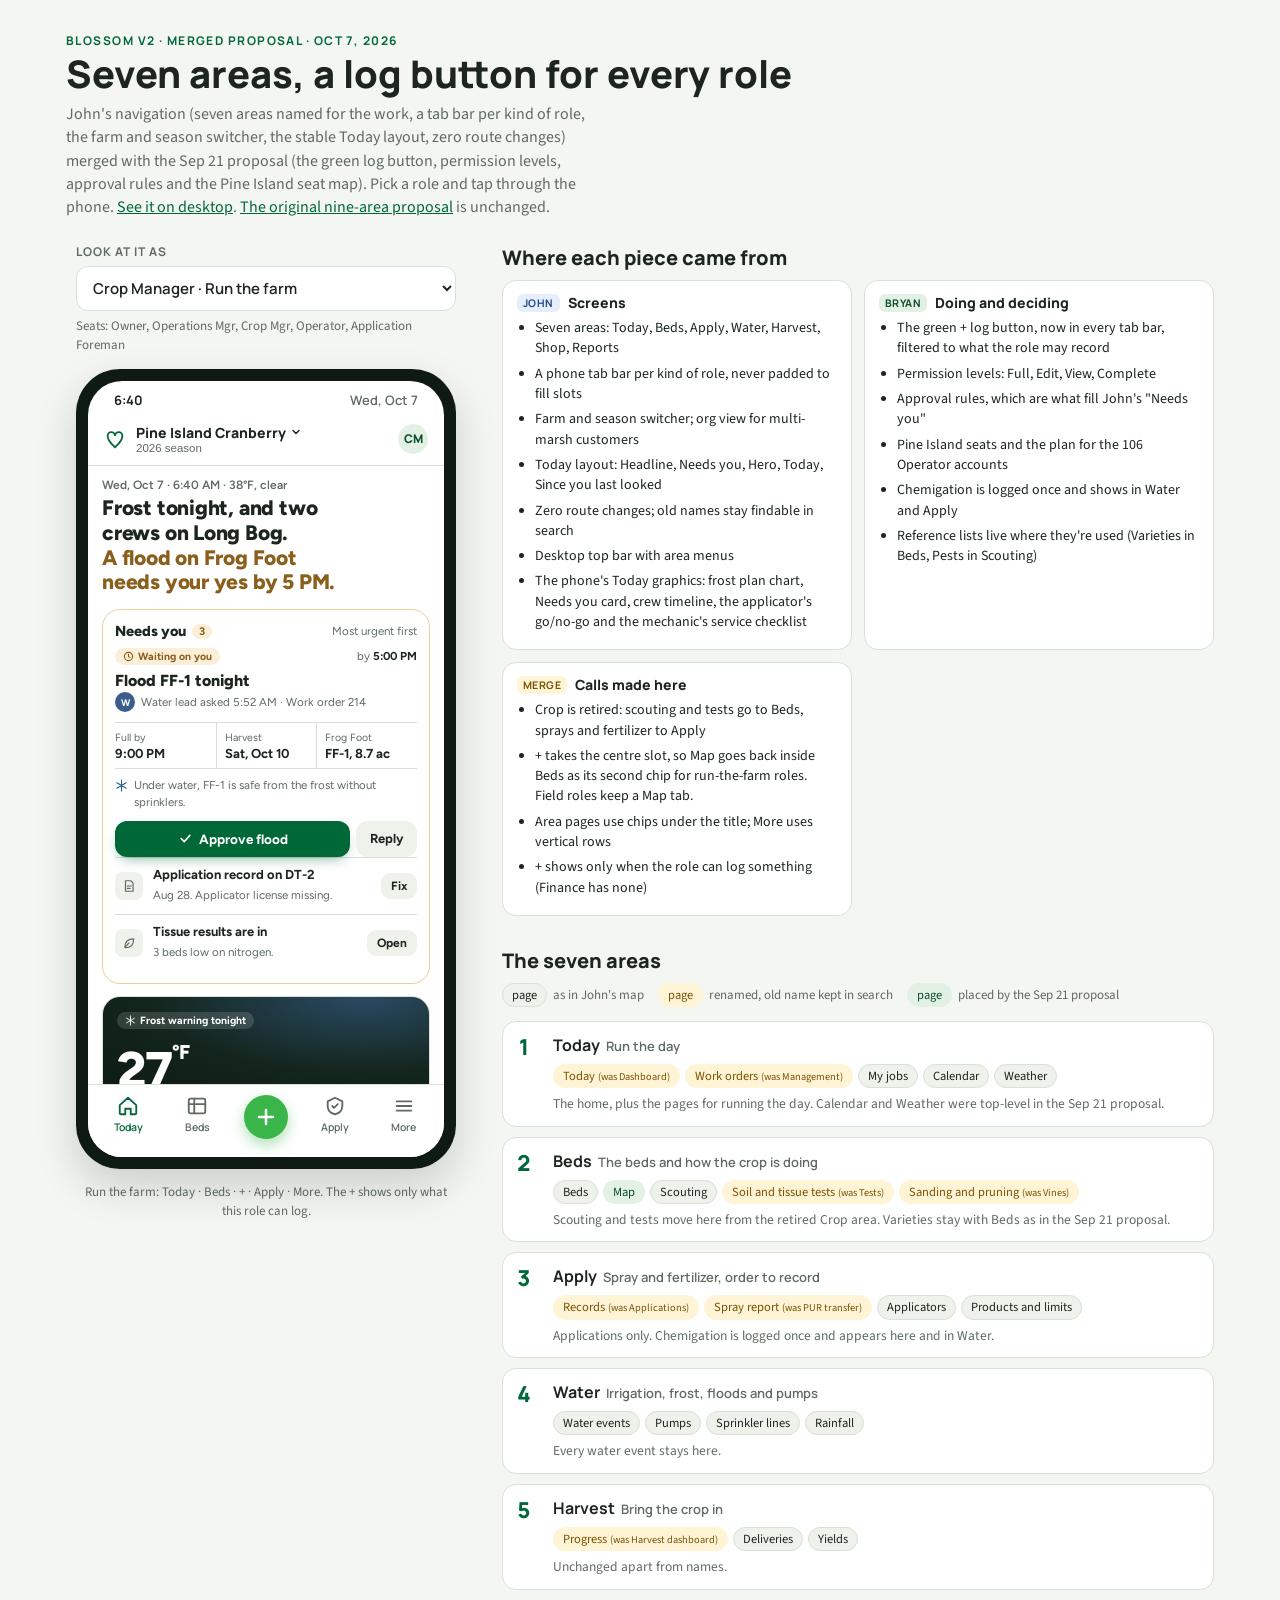
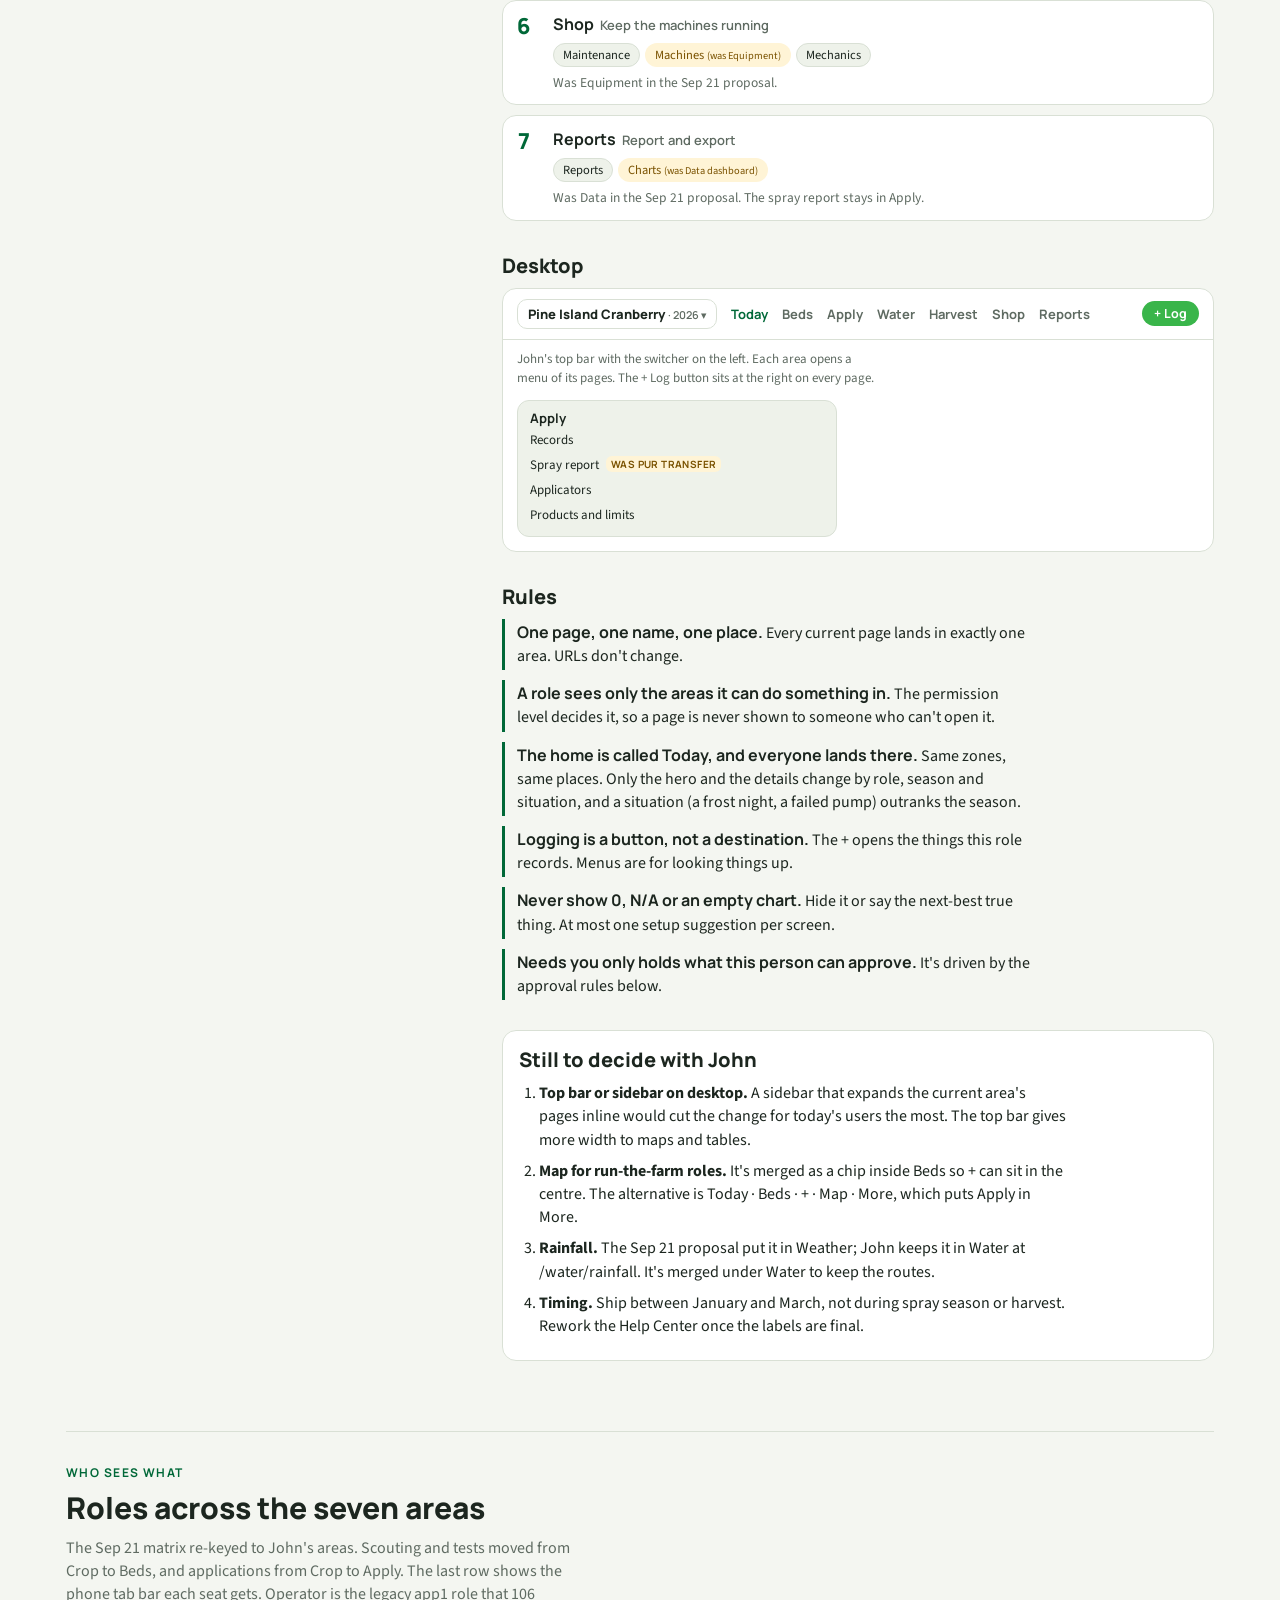
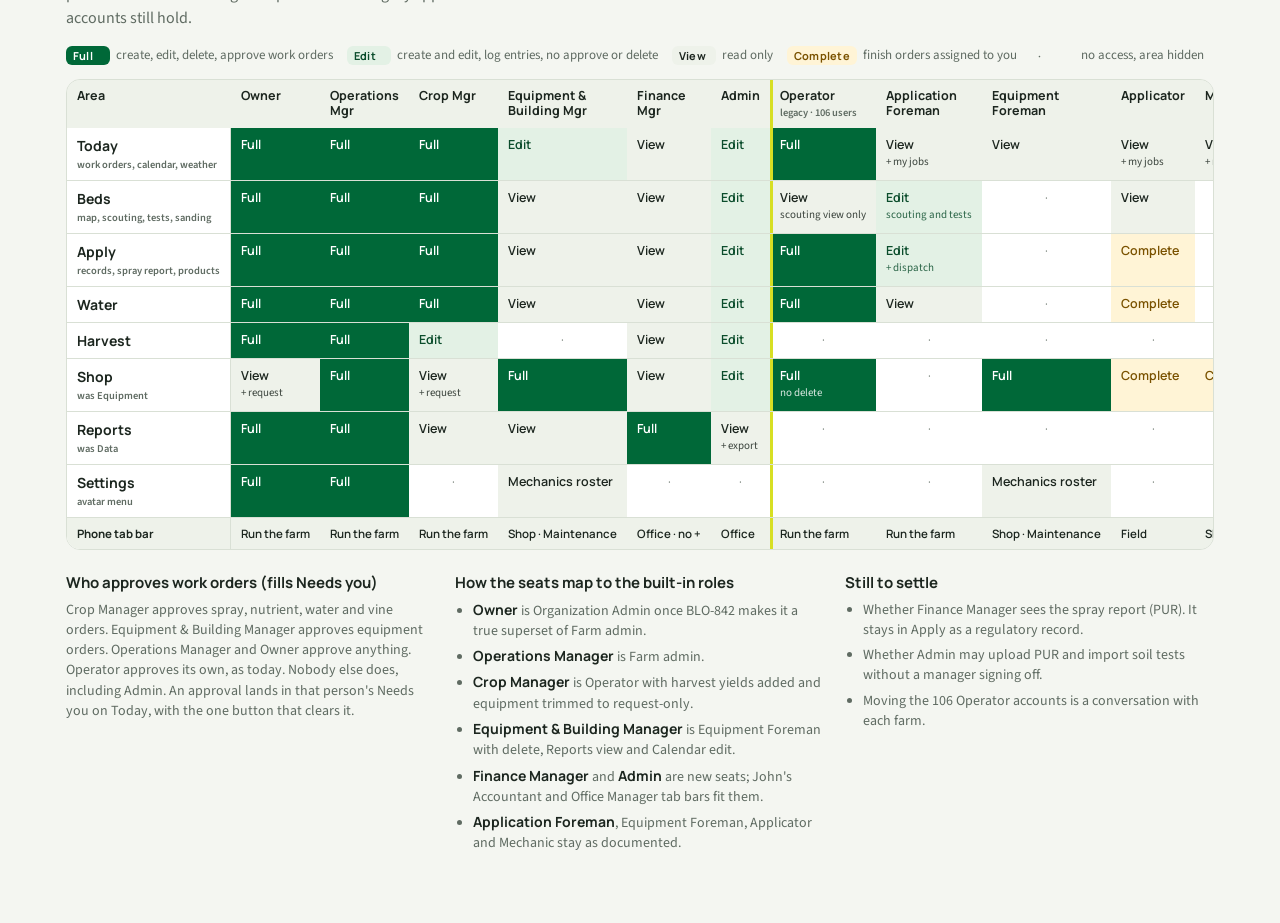
<file: merged/index.html>
<!doctype html>
<html lang="en">
<head>
<meta charset="utf-8">
<meta name="viewport" content="width=device-width, initial-scale=1, viewport-fit=cover">
<meta name="robots" content="noindex, nofollow">
<title>Blossom V2 Navigation, Merged</title>
<link rel="stylesheet" href="https://fonts.googleapis.com/css2?family=Manrope:wght@500;600;700;800&family=Source+Sans+3:wght@400;600&family=Figtree:wght@400;500;600;700;800&family=IBM+Plex+Mono:wght@500;600&display=swap">
<link rel="stylesheet" href="blossom.css">
<style>
html{color-scheme:light dark;height:100%}body{margin:0}[hidden]{display:none!important}
*{box-sizing:border-box}
body{background:var(--bg);color:var(--ink);font-family:var(--body);font-size:16px;line-height:1.45}
a{color:var(--accent)}
.wrap{max-width:1180px;margin:0 auto;padding-block:32px 64px;padding-inline:16px}
header.top{margin-bottom:24px}
.eyebrow{font-family:var(--display);font-size:12px;font-weight:700;letter-spacing:.12em;text-transform:uppercase;color:var(--accent)}
h1{font-family:var(--display);font-size:clamp(26px,3.4vw,38px);font-weight:800;line-height:1.1;margin:4px 0 0;text-wrap:balance}
.lede{max-width:66ch;color:var(--muted);margin:8px 0 0}
.layout{display:grid;grid-template-columns:400px minmax(0,1fr);gap:36px;align-items:start}
@media (max-width:860px){.layout{grid-template-columns:minmax(0,1fr)}}

/* role picker */
.picker{margin:0 auto 14px;max-width:380px}
.picker label{display:block;font:700 12px var(--display);letter-spacing:.08em;text-transform:uppercase;color:var(--muted);margin-bottom:6px}
.picker select{width:100%;font:600 15px var(--display);color:var(--ink);background:var(--surface);border:1px solid var(--line);border-radius:12px;padding:10px 12px}
.picker .set{font-size:13px;color:var(--muted);margin-top:6px}

/* phone */
.phone-col{position:sticky;top:16px}
@media (max-width:860px){.phone-col{position:static}}
.phone{width:100%;max-width:380px;margin:0 auto;aspect-ratio:380/800;background:var(--phone);border-radius:44px;padding:12px;box-shadow:var(--shadow);position:relative}
.screen{position:absolute;inset:12px;border-radius:34px;background:var(--surface);overflow:clip;display:flex;flex-direction:column}
.statusbar{height:40px;flex:none;display:flex;align-items:center;justify-content:space-between;padding:0 26px;font-family:var(--display);font-size:13px;font-weight:700}
.statusbar span:last-child{font-weight:600;color:var(--muted)}
.appbar{flex:none;display:flex;align-items:center;gap:10px;padding:2px 16px 10px;border-bottom:1px solid var(--line)}
.appbar .logo{display:flex;align-items:center;color:var(--green-deep)}
:root[data-theme="dark"] .appbar .logo{color:var(--accent)}
@media (prefers-color-scheme: dark){:root:not([data-theme="light"]) .appbar .logo{color:var(--accent)}}
.switcher{display:flex;flex-direction:column;line-height:1.15;border:0;background:transparent;text-align:left;padding:0;color:var(--ink);cursor:default}
.switcher b{font:800 14px var(--display);display:flex;align-items:center;gap:4px}
.switcher small{font-size:11.5px;color:var(--muted)}
.appbar .av{margin-left:auto;width:30px;height:30px;border-radius:50%;background:var(--accent-soft);color:var(--accent-ink);display:grid;place-items:center;font:800 12px var(--display)}
.view{flex:1;overflow:auto;padding:12px 14px 16px;-webkit-overflow-scrolling:touch}

/* area page */
.back{display:inline-flex;align-items:center;gap:6px;border:0;background:transparent;color:var(--accent);font:600 14px var(--display);padding:2px 0;cursor:pointer}
.area h2{font-family:var(--display);font-size:22px;font-weight:800;margin:2px 0 0}
.area .why{font-size:12.5px;color:var(--muted);margin:2px 0 10px}
.pchips{display:flex;flex-wrap:wrap;gap:6px;margin-bottom:12px}
.pchips button{border:1px solid var(--line);background:var(--surface);border-radius:999px;padding:5px 11px;font:700 13px var(--display);color:var(--ink);cursor:pointer}
.pchips button[aria-selected="true"]{background:var(--accent);border-color:var(--accent);color:#fff}
:root[data-theme="dark"] .pchips button[aria-selected="true"]{color:#0b1a0f}
@media (prefers-color-scheme: dark){:root:not([data-theme="light"]) .pchips button[aria-selected="true"]{color:#0b1a0f}}
.placeholder{border:1px dashed var(--line);border-radius:14px;padding:14px;color:var(--muted);font-size:13px;min-height:120px}
.placeholder b{display:block;color:var(--ink);font-family:var(--display);font-size:15px;margin-bottom:4px}
.placeholder .route{font:600 11.5px ui-monospace,SFMono-Regular,Menlo,monospace;color:var(--muted);margin-top:8px}
.was{display:inline-block;font:700 10px var(--display);letter-spacing:.04em;text-transform:uppercase;background:var(--moved);color:var(--moved-ink);border-radius:6px;padding:1px 5px;margin-left:4px;vertical-align:1px}

/* more */
.more h2{font-family:var(--display);font-size:20px;font-weight:800;margin:0 0 8px}
.mgroup{margin-bottom:10px}
.mgroup h3{font:700 11px var(--display);letter-spacing:.08em;text-transform:uppercase;color:var(--muted);margin:0 0 4px}
.mrow{display:flex;align-items:center;width:100%;text-align:left;border:1px solid var(--line);background:var(--surface);border-radius:12px;padding:9px 12px;margin-bottom:4px;font:700 14px var(--display);color:var(--ink);cursor:pointer}
.mrow::after{content:"";margin-left:auto;width:7px;height:7px;border-right:2.5px solid var(--muted);border-bottom:2.5px solid var(--muted);transform:rotate(-45deg)}
.mrow.quiet{font-weight:600;color:var(--muted)}

/* tab bar */
.tabbar{flex:none;display:grid;border-top:1px solid var(--line);padding:6px 6px 14px;background:var(--surface)}
.tabbar button{border:0;background:transparent;display:flex;flex-direction:column;align-items:center;gap:3px;font:600 10.5px var(--display);color:var(--muted);padding:4px 0;cursor:pointer;border-radius:10px}
.tabbar button svg{width:22px;height:22px}
.tabbar button[aria-current="page"]{color:var(--accent)}
.tabbar .plus{align-self:center}
.tabbar .plus span.dot{width:44px;height:44px;border-radius:50%;background:var(--green);color:#fff;display:grid;place-items:center;box-shadow:0 6px 14px rgba(57,181,74,.4)}
.tabbar .plus span.dot svg{width:24px;height:24px}
.sheet{position:absolute;left:0;right:0;bottom:0;background:var(--surface);border-radius:22px 22px 0 0;padding:10px 14px 24px;box-shadow:0 -10px 30px rgba(0,0,0,.18);transform:translateY(100%);visibility:hidden;transition:transform .25s ease,visibility 0s linear .25s}
.sheet.open{transform:none;visibility:visible;transition:transform .25s ease,visibility 0s}
@media (prefers-reduced-motion:reduce){.sheet{transition:none}}
.sheet .grab{width:38px;height:4px;border-radius:2px;background:var(--line);margin:0 auto 10px}
.sheet h3{font-family:var(--display);font-size:16px;margin:0 0 2px}
.sheet .sub{font-size:12px;color:var(--muted);margin:0 0 8px}
.sheet .log{display:grid;grid-template-columns:1fr 1fr;gap:6px}
.sheet .log button{border:1px solid var(--line);background:var(--surface-2);border-radius:12px;padding:10px;text-align:left;font:600 13px var(--display);color:var(--ink);cursor:pointer}
.sheet .log button small{display:block;font:400 11px var(--body);color:var(--muted);margin-top:2px}
.scrim{position:absolute;inset:0;background:rgba(10,20,12,.35);opacity:0;pointer-events:none;transition:opacity .2s}
.scrim.open{opacity:1;pointer-events:auto}
.hint{text-align:center;font-size:13px;color:var(--muted);margin:14px auto 0;max-width:380px}

/* right column */
.doc h2{font-family:var(--display);font-size:20px;font-weight:800;margin:0 0 8px}
.doc > section{margin-bottom:30px}
.doc p{margin:0 0 12px;max-width:66ch}
.legend{display:flex;flex-wrap:wrap;gap:8px 14px;font-size:13px;color:var(--muted);margin:0 0 14px}
.legend span{display:inline-flex;align-items:center;gap:6px}
.tree{display:grid;gap:10px}
.node{border:1px solid var(--line);background:var(--surface);border-radius:14px;padding:12px 14px;display:grid;grid-template-columns:auto minmax(0,1fr);gap:6px 12px;align-items:start}
.node .n{font-family:var(--display);font-weight:800;font-size:22px;color:var(--accent);line-height:1;padding-top:2px;min-width:24px;font-variant-numeric:tabular-nums}
.node .t{font-family:var(--display);font-weight:700;font-size:16px}
.node .t small{font-weight:600;color:var(--muted);margin-left:6px;font-size:13px}
.node .chips{grid-column:2;display:flex;flex-wrap:wrap;gap:5px}
.chip{font-size:12.5px;border:1px solid var(--line);border-radius:999px;padding:2px 9px;background:var(--surface-2);color:var(--ink)}
.chip.renamed{background:var(--moved);color:var(--moved-ink);border-color:transparent}
.chip.bryan{background:var(--accent-soft);color:var(--accent-ink);border-color:transparent}
.node .note{grid-column:2;font-size:13.5px;color:var(--muted)}
.origin{display:grid;grid-template-columns:repeat(auto-fit,minmax(240px,1fr));gap:12px}
.origin > div{border:1px solid var(--line);border-radius:14px;padding:12px 14px;background:var(--surface)}
.origin h3{font:800 14px var(--display);margin:0 0 6px;display:flex;align-items:center;gap:8px}
.tag{font:700 10.5px var(--display);letter-spacing:.04em;text-transform:uppercase;border-radius:6px;padding:2px 6px}
.tag.j{background:var(--john);color:var(--john-ink)}
.tag.b{background:var(--accent-soft);color:var(--accent-ink)}
.tag.m{background:var(--moved);color:var(--moved-ink)}
.origin ul{margin:0;padding-left:18px;font-size:14px}
.origin li{margin:0 0 5px}
.desk{border:1px solid var(--line);border-radius:14px;background:var(--surface);overflow:hidden}
.desk .bar{display:flex;align-items:center;gap:4px 14px;flex-wrap:wrap;padding:10px 14px;border-bottom:1px solid var(--line)}
.desk .sw{font:800 13px var(--display);padding:5px 10px;border:1px solid var(--line);border-radius:10px;white-space:nowrap}
.desk .sw small{font-weight:600;color:var(--muted)}
.desk .ar{font:700 13px var(--display);color:var(--muted)}
.desk .ar.on{color:var(--accent)}
.desk .lg{margin-left:auto;background:var(--green);color:#fff;border-radius:999px;padding:4px 12px;font:700 12.5px var(--display);white-space:nowrap}
.desk .drop{margin:0 14px 14px;max-width:320px;border:1px solid var(--line);border-radius:12px;padding:8px 12px;font-size:13px;background:var(--surface-2)}
.desk .drop b{font-family:var(--display)}
.desk .drop div{padding:3px 0}
.desk .cap{padding:10px 14px 0;font-size:13px;color:var(--muted)}
.rules{display:grid;gap:10px;margin:0;padding:0;list-style:none}
.rules li{border-left:3px solid var(--accent);padding:2px 0 2px 12px;max-width:66ch}
.rules b{font-family:var(--display)}
.decide{background:var(--surface);border:1px solid var(--line);border-radius:14px;padding:14px 16px}
.decide ol{margin:0;padding-left:20px}
.decide li{margin:0 0 8px;max-width:66ch}

/* roles matrix */
.roles{margin-top:40px;padding-top:32px;border-top:1px solid var(--line)}
.roles h2{font-family:var(--display);font-size:clamp(22px,2.6vw,30px);font-weight:800;margin:4px 0 8px;text-wrap:balance}
.roles .lede{margin-bottom:16px}
.lv{display:inline-block;min-width:44px;text-align:center;font:700 11px var(--display);letter-spacing:.02em;border-radius:6px;padding:2px 7px}
.lv.full,.matrix td.f{background:var(--accent);color:#fff}
.lv.edit,.matrix td.e{background:var(--accent-soft);color:var(--accent-ink)}
.lv.view,.matrix td.v{background:var(--surface-2);color:var(--ink)}
.lv.done,.matrix td.d{background:var(--moved);color:var(--moved-ink)}
.lv.none,.matrix td.n{background:transparent;color:var(--muted)}
:root[data-theme="dark"] .lv.full,:root[data-theme="dark"] .matrix td.f{color:#0b1a0f}
@media (prefers-color-scheme: dark){:root:not([data-theme="light"]) .lv.full,:root:not([data-theme="light"]) .matrix td.f{color:#0b1a0f}}
.matrix-wrap{overflow-x:auto;border:1px solid var(--line);border-radius:14px;background:var(--surface)}
.matrix{border-collapse:separate;border-spacing:0;min-width:1080px;width:100%;font-size:13px}
.matrix th,.matrix td{padding:8px 10px;border-bottom:1px solid var(--line);vertical-align:top;text-align:left}
.matrix thead th{font:700 12.5px var(--display);color:var(--ink);background:var(--surface-2);line-height:1.2}
.matrix thead th small,.matrix tbody th small{display:block;font:600 10.5px var(--body);color:var(--muted);margin-top:2px}
.matrix tbody th{font:700 14px var(--display);white-space:nowrap;background:var(--surface);position:sticky;left:0;z-index:1;border-right:1px solid var(--line)}
.matrix td{font:600 12.5px var(--display);white-space:nowrap}
.matrix td small{display:block;font:400 11px var(--body);opacity:.85;margin-top:1px}
.matrix td.n{text-align:center;font-weight:400}
.matrix .legacy{box-shadow:inset 3px 0 0 var(--lime)}
.matrix tr.bar th,.matrix tr.bar td{background:var(--surface-2);font-size:11.5px}
.matrix tr:last-child th,.matrix tr:last-child td{border-bottom:0}
.roles-notes{display:grid;grid-template-columns:repeat(auto-fit,minmax(260px,1fr));gap:20px;margin-top:22px}
.roles-notes h3{font-family:var(--display);font-size:15px;margin:0 0 6px}
.roles-notes p,.roles-notes ul{margin:0;font-size:14px;color:var(--muted)}
.roles-notes ul{padding-left:18px}
.roles-notes li{margin:0 0 5px}
.roles-notes b{color:var(--ink);font-family:var(--display)}
</style>
</head>
<body>
<div class="wrap">
  <header class="top">
    <div class="eyebrow">Blossom V2 · merged proposal · Oct 7, 2026</div>
    <h1>Seven areas, a log button for every role</h1>
    <p class="lede">John's navigation (seven areas named for the work, a tab bar per kind of role, the farm and season switcher, the stable Today layout, zero route changes) merged with the Sep 21 proposal (the green log button, permission levels, approval rules and the Pine Island seat map). Pick a role and tap through the phone. <a href="desktop/">See it on desktop</a>. <a href="../">The original nine-area proposal</a> is unchanged.</p>
  </header>

  <div class="layout">
    <div class="phone-col">
      <div class="picker">
        <label for="role">Look at it as</label>
        <select id="role"></select>
        <div class="set" id="roleSet"></div>
      </div>
      <div class="phone">
        <div class="screen">
          <div class="statusbar"><span>6:40</span><span id="sbDate">Wed, Oct 7</span></div>
          <div class="appbar">
            <span class="logo" aria-hidden="true"><svg width="22" height="22" viewBox="0 0 24 24" fill="none" stroke="currentColor" stroke-width="2" stroke-linecap="round" stroke-linejoin="round"><path d="M12 21c-4-4-8-7-8-12a4 4 0 0 1 8-1 4 4 0 0 1 8 1c0 5-4 8-8 12z"/></svg></span>
            <button type="button" class="switcher" aria-label="Farm and season switcher"><b>Pine Island Cranberry <svg width="12" height="12" viewBox="0 0 24 24" fill="none" stroke="currentColor" stroke-width="3" stroke-linecap="round" stroke-linejoin="round"><path d="M6 9l6 6 6-6"/></svg></b><small>2026 season</small></button>
            <span class="av" id="avatar">PI</span>
          </div>

          <div class="view" id="todayView"></div>
          <div class="view area" id="areaView" hidden></div>
          <div class="view more" id="moreView" hidden></div>

          <div class="tabbar" id="tabbar"></div>

          <div class="scrim" id="scrim"></div>
          <div class="sheet" id="sheet" role="dialog" aria-label="Log something">
            <div class="grab"></div>
            <h3>Log something</h3>
            <p class="sub" id="sheetSub"></p>
            <div class="log" id="logGrid"></div>
          </div>
        </div>
      </div>
      <p class="hint" id="hint"></p>
    </div>

    <div class="doc">
      <section>
        <h2>Where each piece came from</h2>
        <div class="origin">
          <div>
            <h3><span class="tag j">John</span> Screens</h3>
            <ul>
              <li>Seven areas: Today, Beds, Apply, Water, Harvest, Shop, Reports</li>
              <li>A phone tab bar per kind of role, never padded to fill slots</li>
              <li>Farm and season switcher; org view for multi-marsh customers</li>
              <li>Today layout: Headline, Needs you, Hero, Today, Since you last looked</li>
              <li>Zero route changes; old names stay findable in search</li>
              <li>Desktop top bar with area menus</li>
              <li>The phone's Today graphics: frost plan chart, Needs you card, crew timeline, the applicator's go/no-go and the mechanic's service checklist</li>
            </ul>
          </div>
          <div>
            <h3><span class="tag b">Bryan</span> Doing and deciding</h3>
            <ul>
              <li>The green + log button, now in every tab bar, filtered to what the role may record</li>
              <li>Permission levels: Full, Edit, View, Complete</li>
              <li>Approval rules, which are what fill John's "Needs you"</li>
              <li>Pine Island seats and the plan for the 106 Operator accounts</li>
              <li>Chemigation is logged once and shows in Water and Apply</li>
              <li>Reference lists live where they're used (Varieties in Beds, Pests in Scouting)</li>
            </ul>
          </div>
          <div>
            <h3><span class="tag m">Merge</span> Calls made here</h3>
            <ul>
              <li>Crop is retired: scouting and tests go to Beds, sprays and fertilizer to Apply</li>
              <li>+ takes the centre slot, so Map goes back inside Beds as its second chip for run-the-farm roles. Field roles keep a Map tab.</li>
              <li>Area pages use chips under the title; More uses vertical rows</li>
              <li>+ shows only when the role can log something (Finance has none)</li>
            </ul>
          </div>
        </div>
      </section>

      <section>
        <h2>The seven areas</h2>
        <div class="legend">
          <span><span class="chip">page</span> as in John's map</span>
          <span><span class="chip renamed">page</span> renamed, old name kept in search</span>
          <span><span class="chip bryan">page</span> placed by the Sep 21 proposal</span>
        </div>
        <div class="tree" id="tree"></div>
      </section>

      <section>
        <h2>Desktop</h2>
        <div class="desk">
          <div class="bar">
            <span class="sw">Pine Island Cranberry <small>· 2026 ▾</small></span>
            <span class="ar on">Today</span><span class="ar">Beds</span><span class="ar">Apply</span><span class="ar">Water</span><span class="ar">Harvest</span><span class="ar">Shop</span><span class="ar">Reports</span>
            <span class="lg">+ Log</span>
          </div>
          <p class="cap">John's top bar with the switcher on the left. Each area opens a menu of its pages. The + Log button sits at the right on every page.</p>
          <div class="drop"><b>Apply</b><div>Records</div><div>Spray report <span class="was">was PUR transfer</span></div><div>Applicators</div><div>Products and limits</div></div>
        </div>
      </section>

      <section>
        <h2>Rules</h2>
        <ul class="rules">
          <li><b>One page, one name, one place.</b> Every current page lands in exactly one area. URLs don't change.</li>
          <li><b>A role sees only the areas it can do something in.</b> The permission level decides it, so a page is never shown to someone who can't open it.</li>
          <li><b>The home is called Today, and everyone lands there.</b> Same zones, same places. Only the hero and the details change by role, season and situation, and a situation (a frost night, a failed pump) outranks the season.</li>
          <li><b>Logging is a button, not a destination.</b> The + opens the things this role records. Menus are for looking things up.</li>
          <li><b>Never show 0, N/A or an empty chart.</b> Hide it or say the next-best true thing. At most one setup suggestion per screen.</li>
          <li><b>Needs you only holds what this person can approve.</b> It's driven by the approval rules below.</li>
        </ul>
      </section>

      <section>
        <div class="decide">
          <h2>Still to decide with John</h2>
          <ol>
            <li><b>Top bar or sidebar on desktop.</b> A sidebar that expands the current area's pages inline would cut the change for today's users the most. The top bar gives more width to maps and tables.</li>
            <li><b>Map for run-the-farm roles.</b> It's merged as a chip inside Beds so + can sit in the centre. The alternative is Today · Beds · + · Map · More, which puts Apply in More.</li>
            <li><b>Rainfall.</b> The Sep 21 proposal put it in Weather; John keeps it in Water at /water/rainfall. It's merged under Water to keep the routes.</li>
            <li><b>Timing.</b> Ship between January and March, not during spray season or harvest. Rework the Help Center once the labels are final.</li>
          </ol>
        </div>
      </section>
    </div>
  </div>

  <section class="roles" id="roles">
    <div class="eyebrow">Who sees what</div>
    <h2>Roles across the seven areas</h2>
    <p class="lede">The Sep 21 matrix re-keyed to John's areas. Scouting and tests moved from Crop to Beds, and applications from Crop to Apply. The last row shows the phone tab bar each seat gets. Operator is the legacy app1 role that 106 accounts still hold.</p>
    <div class="legend">
      <span><span class="lv full">Full</span> create, edit, delete, approve work orders</span>
      <span><span class="lv edit">Edit</span> create and edit, log entries, no approve or delete</span>
      <span><span class="lv view">View</span> read only</span>
      <span><span class="lv done">Complete</span> finish orders assigned to you</span>
      <span><span class="lv none">·</span> no access, area hidden</span>
    </div>
    <div class="matrix-wrap">
      <table class="matrix">
        <thead>
          <tr>
            <th scope="col">Area</th>
            <th scope="col">Owner</th>
            <th scope="col">Operations Mgr</th>
            <th scope="col">Crop Mgr</th>
            <th scope="col">Equipment &amp; Building Mgr</th>
            <th scope="col">Finance Mgr</th>
            <th scope="col">Admin</th>
            <th scope="col" class="legacy">Operator<small>legacy · 106 users</small></th>
            <th scope="col">Application Foreman</th>
            <th scope="col">Equipment Foreman</th>
            <th scope="col">Applicator</th>
            <th scope="col">Mechanic</th>
          </tr>
        </thead>
        <tbody>
          <tr><th scope="row">Today<small>work orders, calendar, weather</small></th><td class="f">Full</td><td class="f">Full</td><td class="f">Full</td><td class="e">Edit</td><td class="v">View</td><td class="e">Edit</td><td class="f legacy">Full</td><td class="v">View<small>+ my jobs</small></td><td class="v">View</td><td class="v">View<small>+ my jobs</small></td><td class="v">View<small>+ my jobs</small></td></tr>
          <tr><th scope="row">Beds<small>map, scouting, tests, sanding</small></th><td class="f">Full</td><td class="f">Full</td><td class="f">Full</td><td class="v">View</td><td class="v">View</td><td class="e">Edit</td><td class="v legacy">View<small>scouting view only</small></td><td class="e">Edit<small>scouting and tests</small></td><td class="n">·</td><td class="v">View</td><td class="n">·</td></tr>
          <tr><th scope="row">Apply<small>records, spray report, products</small></th><td class="f">Full</td><td class="f">Full</td><td class="f">Full</td><td class="v">View</td><td class="v">View</td><td class="e">Edit</td><td class="f legacy">Full</td><td class="e">Edit<small>+ dispatch</small></td><td class="n">·</td><td class="d">Complete</td><td class="n">·</td></tr>
          <tr><th scope="row">Water</th><td class="f">Full</td><td class="f">Full</td><td class="f">Full</td><td class="v">View</td><td class="v">View</td><td class="e">Edit</td><td class="f legacy">Full</td><td class="v">View</td><td class="n">·</td><td class="d">Complete</td><td class="n">·</td></tr>
          <tr><th scope="row">Harvest</th><td class="f">Full</td><td class="f">Full</td><td class="e">Edit</td><td class="n">·</td><td class="v">View</td><td class="e">Edit</td><td class="n legacy">·</td><td class="n">·</td><td class="n">·</td><td class="n">·</td><td class="n">·</td></tr>
          <tr><th scope="row">Shop<small>was Equipment</small></th><td class="v">View<small>+ request</small></td><td class="f">Full</td><td class="v">View<small>+ request</small></td><td class="f">Full</td><td class="v">View</td><td class="e">Edit</td><td class="f legacy">Full<small>no delete</small></td><td class="n">·</td><td class="f">Full</td><td class="d">Complete</td><td class="d">Complete</td></tr>
          <tr><th scope="row">Reports<small>was Data</small></th><td class="f">Full</td><td class="f">Full</td><td class="v">View</td><td class="v">View</td><td class="f">Full</td><td class="v">View<small>+ export</small></td><td class="n legacy">·</td><td class="n">·</td><td class="n">·</td><td class="n">·</td><td class="n">·</td></tr>
          <tr><th scope="row">Settings<small>avatar menu</small></th><td class="f">Full</td><td class="f">Full</td><td class="n">·</td><td class="v">Mechanics roster</td><td class="n">·</td><td class="n">·</td><td class="n legacy">·</td><td class="n">·</td><td class="v">Mechanics roster</td><td class="n">·</td><td class="n">·</td></tr>
          <tr class="bar"><th scope="row">Phone tab bar</th><td>Run the farm</td><td>Run the farm</td><td>Run the farm</td><td>Shop · Maintenance</td><td>Office · no +</td><td>Office</td><td class="legacy">Run the farm</td><td>Run the farm</td><td>Shop · Maintenance</td><td>Field</td><td>Shop · Jobs</td></tr>
        </tbody>
      </table>
    </div>

    <div class="roles-notes">
      <div>
        <h3>Who approves work orders (fills Needs you)</h3>
        <p>Crop Manager approves spray, nutrient, water and vine orders. Equipment &amp; Building Manager approves equipment orders. Operations Manager and Owner approve anything. Operator approves its own, as today. Nobody else does, including Admin. An approval lands in that person's Needs you on Today, with the one button that clears it.</p>
      </div>
      <div>
        <h3>How the seats map to the built-in roles</h3>
        <ul>
          <li><b>Owner</b> is Organization Admin once BLO-842 makes it a true superset of Farm admin.</li>
          <li><b>Operations Manager</b> is Farm admin.</li>
          <li><b>Crop Manager</b> is Operator with harvest yields added and equipment trimmed to request-only.</li>
          <li><b>Equipment &amp; Building Manager</b> is Equipment Foreman with delete, Reports view and Calendar edit.</li>
          <li><b>Finance Manager</b> and <b>Admin</b> are new seats; John's Accountant and Office Manager tab bars fit them.</li>
          <li><b>Application Foreman</b>, Equipment Foreman, Applicator and Mechanic stay as documented.</li>
        </ul>
      </div>
      <div>
        <h3>Still to settle</h3>
        <ul>
          <li>Whether Finance Manager sees the spray report (PUR). It stays in Apply as a regulatory record.</li>
          <li>Whether Admin may upload PUR and import soil tests without a manager signing off.</li>
          <li>Moving the 106 Operator accounts is a conversation with each farm.</li>
        </ul>
      </div>
    </div>
  </section>
</div>

<script src="shared.js"></script>
<script>
const roleSel = document.getElementById('role');
ROLES.forEach(r => { const o = document.createElement('option'); o.value = r.id; o.textContent = `${r.name} · ${r.set}`; roleSel.appendChild(o); });

const todayView = document.getElementById('todayView'), areaView = document.getElementById('areaView'), moreView = document.getElementById('moreView');
const tabbar = document.getElementById('tabbar');
let role = ROLES[0], current = 'today:0';

function pagesFor(areaId){
  const spec = role.areas[areaId]; if (!spec) return [];
  const all = A[areaId].pages.map((p, i) => ({...p, i}));
  return spec === 'all' ? all : all.filter(p => spec.includes(p.i));
}
function tabsFor(){
  const t = role.tabs.slice();
  if (role.beds) t.splice(1, 0, ['Beds','beds','beds',0]);
  return t;
}
function show(v){ [todayView, areaView, moreView].forEach(x => x.hidden = x !== v); v.scrollTop = 0; }

function renderTabbar(){
  const t = tabsFor();
  tabbar.style.gridTemplateColumns = `repeat(${t.length},1fr)`;
  tabbar.innerHTML = '';
  t.forEach(tab => {
    const b = document.createElement('button'); b.type = 'button';
    if (tab === '+'){
      b.className = 'plus'; b.setAttribute('aria-label','Log something');
      b.innerHTML = `<span class="dot"><svg viewBox="0 0 24 24" fill="none" stroke="currentColor" stroke-width="2.5" stroke-linecap="round"><path d="M12 5v14M5 12h14"/></svg></span>`;
      b.addEventListener('click', () => toggleSheet(!sheet.classList.contains('open')));
    } else if (tab === 'more'){
      b.dataset.key = 'more'; b.innerHTML = svg('more') + 'More';
      b.addEventListener('click', openMore);
    } else {
      const [label, icon, area, pi] = tab;
      b.dataset.key = `${area}:${pi}`; b.innerHTML = svg(icon) + label;
      b.addEventListener('click', () => go(area, pi));
    }
    tabbar.appendChild(b);
  });
  markTab();
}
function markTab(){
  tabbar.querySelectorAll('button[data-key]').forEach(b => {
    const k = b.dataset.key;
    const on = k === current || (k.endsWith(':0') && current.startsWith(k.split(':')[0] + ':') && !tabbar.querySelector(`[data-key="${current}"]`));
    if (on) b.setAttribute('aria-current','page'); else b.removeAttribute('aria-current');
  });
}

function renderToday(){ todayView.innerHTML = HOMES[role.id](); }

function go(areaId, pi){
  if (areaId === 'today' && pi === 0){ current = 'today:0'; renderToday(); show(todayView); markTab(); return; }
  const a = A[areaId], pages = pagesFor(areaId);
  let sel = pages.find(p => p.i === pi) || pages[0];
  current = `${areaId}:${sel.i}`;
  const draw = () => {
    areaView.innerHTML = `
      <button type="button" class="back">${'<svg width="16" height="16" viewBox="0 0 24 24" fill="none" stroke="currentColor" stroke-width="2.5" stroke-linecap="round" stroke-linejoin="round"><path d="M15 18l-6-6 6-6"/></svg>'}Today</button>
      <h2>${a.label}</h2><p class="why">${a.cap}</p>
      ${pages.length > 1 ? `<div class="pchips" role="tablist">${pages.map(p => `<button type="button" role="tab" data-i="${p.i}" aria-selected="${p.i===sel.i}">${p.n}</button>`).join('')}</div>` : ''}
      <div class="placeholder"><b>${sel.n}${sel.was?`<span class="was">was ${sel.was}</span>`:''}</b>${sel.d}<div class="route">${sel.r} · route unchanged</div></div>`;
    areaView.querySelector('.back').addEventListener('click', () => go('today', 0));
    areaView.querySelectorAll('.pchips button').forEach(b => b.addEventListener('click', () => {
      sel = pages.find(p => p.i === +b.dataset.i); current = `${areaId}:${sel.i}`; draw(); markTab();
    }));
  };
  draw(); show(areaView); markTab();
}

function openMore(){
  current = 'more';
  const tabKeys = new Set(tabsFor().filter(t => Array.isArray(t)).map(t => `${t[2]}:${t[3]}`));
  let html = '<h2>More</h2>';
  AREAS.forEach(a => {
    const ps = pagesFor(a.id).filter(p => !tabKeys.has(`${a.id}:${p.i}`));
    if (!ps.length) return;
    html += `<div class="mgroup"><h3>${a.label}</h3>${ps.map(p => `<button type="button" class="mrow" data-a="${a.id}" data-i="${p.i}">${p.n}</button>`).join('')}</div>`;
  });
  html += `<div class="mgroup"><h3>Account</h3><button type="button" class="mrow quiet">Toolbox</button>${role.id==='farm'||role.id==='eqf'?'<button type="button" class="mrow quiet">Settings</button>':''}<button type="button" class="mrow quiet">Help</button></div>`;
  moreView.innerHTML = html;
  moreView.querySelectorAll('.mrow[data-a]').forEach(b => b.addEventListener('click', () => go(b.dataset.a, +b.dataset.i)));
  show(moreView); markTab();
}

const sheet = document.getElementById('sheet'), scrim = document.getElementById('scrim');
function toggleSheet(on){ sheet.classList.toggle('open', on); scrim.classList.toggle('open', on); }
scrim.addEventListener('click', () => toggleSheet(false));
function renderSheet(){
  document.getElementById('sheetSub').textContent = `What a ${role.name} can record`;
  const g = document.getElementById('logGrid');
  g.innerHTML = role.log.map(k => `<button type="button">${LOGS[k][0]}<small>${LOGS[k][1]}</small></button>`).join('');
  g.querySelectorAll('button').forEach(b => b.addEventListener('click', () => toggleSheet(false)));
}

function setRole(id){
  role = ROLES.find(r => r.id === id) || ROLES[0];
  document.getElementById('roleSet').textContent = `Seats: ${role.seats}`;
  document.getElementById('avatar').textContent = role.av;
  document.getElementById('sbDate').textContent = role.date;
  const names = tabsFor().map(t => t === '+' ? '+' : t === 'more' ? 'More' : t[0]).join(' · ');
  document.getElementById('hint').textContent = role.log.length
    ? `${role.set}: ${names}. The + shows only what this role can log.`
    : `${role.set}: ${names}. No + because this role can't log anything.`;
  toggleSheet(false); renderSheet(); renderTabbar(); go('today', 0);
  try{ localStorage.setItem('mergedRole', role.id); }catch(e){}
}
roleSel.addEventListener('change', () => setRole(roleSel.value));
let saved = null; try{ saved = localStorage.getItem('mergedRole'); }catch(e){}
if (saved && ROLES.some(r => r.id === saved)) roleSel.value = saved;
setRole(roleSel.value);

// tree
const tree = document.getElementById('tree');
AREAS.forEach((a, i) => {
  const n = document.createElement('div'); n.className = 'node';
  const chips = a.pages.map(p => `<span class="chip ${p.k}" title="${p.r}">${p.n}${p.was?` <small>(was ${p.was})</small>`:''}</span>`).join('');
  n.innerHTML = `<div class="n">${i+1}</div><div class="t">${a.label}<small>${a.cap}</small></div><div class="chips">${chips}</div><div class="note">${a.why}</div>`;
  tree.appendChild(n);
});
</script>
</body>
</html>
</file>
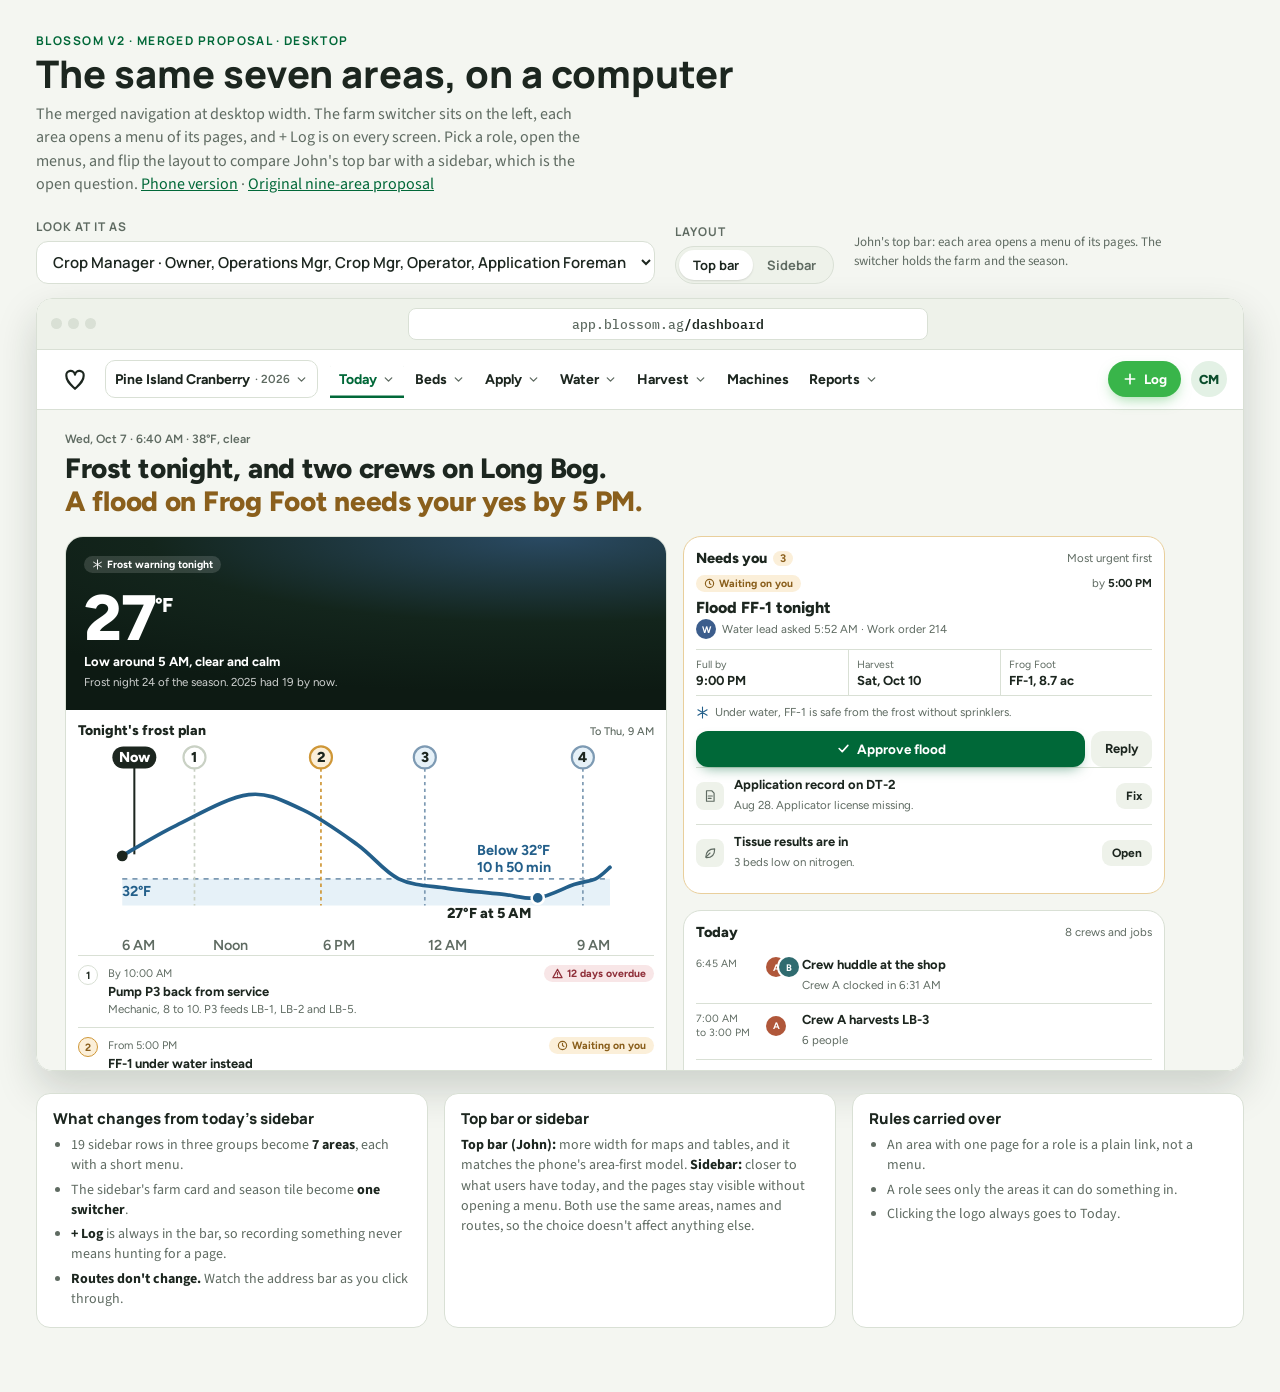
<file: merged/desktop/index.html>
<!doctype html>
<html lang="en">
<head>
<meta charset="utf-8">
<meta name="viewport" content="width=device-width, initial-scale=1, viewport-fit=cover">
<meta name="robots" content="noindex, nofollow">
<title>Blossom V2 Navigation, Desktop</title>
<link rel="stylesheet" href="https://fonts.googleapis.com/css2?family=Manrope:wght@500;600;700;800&family=Source+Sans+3:wght@400;600&family=Figtree:wght@400;500;600;700;800&family=IBM+Plex+Mono:wght@500;600&display=swap">
<link rel="stylesheet" href="../blossom.css">
<style>
html{color-scheme:light dark}body{margin:0}[hidden]{display:none!important}
*{box-sizing:border-box}
body{background:var(--bg);color:var(--ink);font-family:var(--body);font-size:16px;line-height:1.45}
a{color:var(--accent)}
.wrap{max-width:1240px;margin:0 auto;padding-block:32px 64px;padding-inline:16px}
.eyebrow{font-family:var(--display);font-size:12px;font-weight:700;letter-spacing:.12em;text-transform:uppercase;color:var(--accent)}
h1{font-family:var(--display);font-size:clamp(26px,3.4vw,38px);font-weight:800;line-height:1.1;margin:4px 0 0;text-wrap:balance}
.lede{max-width:70ch;color:var(--muted);margin:8px 0 0}
.controls{display:flex;flex-wrap:wrap;gap:12px 20px;align-items:end;margin:22px 0 14px}
.controls label{display:block;font:700 12px var(--display);letter-spacing:.08em;text-transform:uppercase;color:var(--muted);margin-bottom:6px}
.controls select{font:600 15px var(--display);color:var(--ink);background:var(--surface);border:1px solid var(--line);border-radius:12px;padding:9px 12px;min-width:260px;max-width:100%}
.seg{display:inline-flex;border:1px solid var(--line);border-radius:999px;padding:3px;background:var(--surface-2)}
.seg button{border:0;background:transparent;font:700 13px var(--display);color:var(--muted);padding:6px 14px;border-radius:999px;cursor:pointer}
.seg button[aria-pressed="true"]{background:var(--surface);color:var(--ink);box-shadow:0 1px 2px rgba(0,0,0,.12)}
.controls .note{font-size:13px;color:var(--muted);max-width:52ch}

/* browser window */
.scroller{overflow-x:auto;border-radius:16px;box-shadow:var(--shadow)}
.win{min-width:1040px;border:1px solid var(--line);border-radius:16px;background:var(--surface);overflow:hidden}
.chrome{display:flex;align-items:center;gap:10px;padding:9px 14px;background:var(--surface-2);border-bottom:1px solid var(--line)}
.chrome .dots{display:flex;gap:6px}
.chrome .dots i{width:11px;height:11px;border-radius:50%;background:var(--line)}
.chrome .url{flex:1;max-width:520px;margin:0 auto;background:var(--surface);border:1px solid var(--line);border-radius:8px;padding:4px 12px;font:500 12.5px "IBM Plex Mono",ui-monospace,monospace;color:var(--muted);text-align:center}
.chrome .url b{color:var(--ink);font-weight:600}
.app{position:relative;font-family:"Figtree",var(--body);height:720px;display:flex;flex-direction:column;background:var(--bg)}

/* top bar */
.topbar{flex:none;display:flex;align-items:center;gap:6px;height:60px;padding:0 16px;background:var(--surface);border-bottom:1px solid var(--line);position:relative;z-index:5}
.mark{color:var(--green-deep);display:grid;place-items:center;margin-right:2px}
:root[data-theme="dark"] .mark{color:var(--accent)}
@media (prefers-color-scheme: dark){:root:not([data-theme="light"]) .mark{color:var(--accent)}}
.tb-btn{display:inline-flex;align-items:center;gap:5px;height:38px;padding:0 9px;border:0;background:transparent;border-radius:10px;font:700 14px "Figtree";color:var(--ink);cursor:pointer;white-space:nowrap}
.tb-btn:hover,.tb-btn[aria-expanded="true"]{background:var(--surface-2)}
.tb-btn.on{color:var(--accent);box-shadow:inset 0 -2.5px 0 var(--accent);border-radius:10px 10px 0 0}
.tb-btn svg.cv{width:13px;height:13px;color:var(--muted)}
.switch{border:1px solid var(--line);margin-right:6px}
.switch small{font-weight:600;color:var(--muted)}
.areas{display:flex;gap:2px}
.right{margin-left:auto;display:flex;align-items:center;gap:10px}
.logbtn{display:inline-flex;align-items:center;gap:6px;height:36px;padding:0 14px;border:0;border-radius:999px;background:var(--green);color:#fff;font:700 13.5px "Figtree";cursor:pointer;box-shadow:0 6px 14px -4px rgba(57,181,74,.5)}
.logbtn svg{width:16px;height:16px}
.me{width:36px;height:36px;border-radius:50%;border:0;background:var(--accent-soft);color:var(--accent-ink);font:800 13px "Figtree";cursor:pointer}

/* dropdowns */
.pop{position:absolute;top:56px;z-index:10;background:var(--surface);border:1px solid var(--line);border-radius:16px;box-shadow:0 18px 44px -12px rgba(16,27,21,.28);padding:8px;min-width:300px}
.pop .ph{padding:6px 10px 8px;border-bottom:1px solid var(--line);margin-bottom:4px}
.pop .ph b{display:block;font:800 15px "Figtree"}
.pop .ph small{font-size:12.5px;color:var(--muted)}
.pop button.row{display:block;width:100%;text-align:left;border:0;background:transparent;border-radius:10px;padding:8px 10px;cursor:pointer;color:var(--ink)}
.pop button.row:hover{background:var(--surface-2)}
.pop button.row b{display:block;font:700 14px "Figtree"}
.pop button.row small{font-size:12.5px;color:var(--muted)}
.pop .was{display:inline-block;font:700 10px var(--display);letter-spacing:.04em;text-transform:uppercase;background:var(--moved);color:var(--moved-ink);border-radius:6px;padding:1px 5px;margin-left:6px;vertical-align:1px}
.pop .sep{height:1px;background:var(--line);margin:4px 6px}
.pop .seasons{display:flex;gap:6px;padding:6px 10px}
.pop .seasons span{border:1px solid var(--line);border-radius:999px;padding:3px 10px;font:700 12.5px "Figtree"}
.pop .seasons span.on{background:var(--accent);border-color:var(--accent);color:#fff}
.pop.log{min-width:360px}
.pop .grid{display:grid;grid-template-columns:1fr 1fr;gap:6px;padding:4px}
.pop .grid button{border:1px solid var(--line);background:var(--surface-2);border-radius:12px;padding:10px;text-align:left;font:700 13px "Figtree";color:var(--ink);cursor:pointer}
.pop .grid button small{display:block;font:400 11.5px var(--body);color:var(--muted);margin-top:2px}

/* body */
.body{flex:1;display:flex;min-height:0}
.side{flex:none;width:224px;background:var(--surface);border-right:1px solid var(--line);overflow:auto;padding:10px 8px}
.side .sw{display:block;width:100%;text-align:left;border:1px solid var(--line);border-radius:12px;background:var(--surface);padding:8px 10px;margin-bottom:10px;font:800 14px "Figtree";color:var(--ink)}
.side .sw small{display:block;font:600 11.5px "Figtree";color:var(--muted)}
.side .a{display:flex;align-items:center;gap:10px;width:100%;border:0;background:transparent;border-radius:10px;padding:8px 10px;font:700 14px "Figtree";color:var(--ink);cursor:pointer;text-align:left}
.side .a svg{width:18px;height:18px;color:var(--muted)}
.side .a:hover{background:var(--surface-2)}
.side .a.on{background:var(--accent-soft);color:var(--accent-ink)}
.side .a.on svg{color:var(--accent-ink)}
.side .p{display:block;width:100%;border:0;background:transparent;text-align:left;padding:6px 10px 6px 38px;font:600 13px "Figtree";color:var(--muted);border-radius:8px;cursor:pointer}
.side .p.on{color:var(--accent);background:var(--surface-2)}
.side .logbtn{width:100%;justify-content:center;margin:12px 0 0}
.main{flex:1;overflow:auto;padding:22px 28px 40px;min-width:0}
.crumb{font:600 12.5px "Figtree";color:var(--muted)}
.ptitle{font:800 26px "Figtree";margin:2px 0 4px;letter-spacing:-.01em}
.ptabs{display:flex;gap:4px;border-bottom:1px solid var(--line);margin:12px 0 18px}
.ptabs button{border:0;background:transparent;padding:9px 12px;font:700 14px "Figtree";color:var(--muted);cursor:pointer;border-bottom:2.5px solid transparent;margin-bottom:-1px}
.ptabs button[aria-selected="true"]{color:var(--ink);border-bottom-color:var(--accent)}
.ph-box{border:1.5px dashed var(--line);border-radius:16px;padding:22px;color:var(--muted);max-width:720px}
.ph-box b{display:block;color:var(--ink);font:800 17px "Figtree";margin-bottom:4px}
.ph-box .route{margin-top:10px;font:600 12.5px "IBM Plex Mono",monospace}
.ph-box .was{display:inline-block;font:700 10px var(--display);letter-spacing:.04em;text-transform:uppercase;background:var(--moved);color:var(--moved-ink);border-radius:6px;padding:1px 5px;margin-left:6px;vertical-align:3px}

/* Today, wide */
.dhome{max-width:1100px}
.dhome .z-head{font-size:28px;margin:6px 0 18px;max-width:40ch}
.dgrid{display:grid;grid-template-columns:minmax(0,1.25fr) minmax(0,1fr);gap:16px;align-items:start;grid-auto-flow:dense}
.dgrid > *{margin:0!important}
.dgrid.hashero > .frost,.dgrid.hashero > .job,.dgrid.hashero > .svc{grid-column:1;grid-row:span 6}
.dgrid.hashero > :not(.frost):not(.job):not(.svc){grid-column:2}
.dhome .frost .sky{padding:16px 18px 18px}
.dhome .frost .deg{font-size:64px}
.dhome .chart{max-height:210px}

.below{display:grid;grid-template-columns:repeat(auto-fit,minmax(260px,1fr));gap:16px;margin-top:22px}
.below > div{border:1px solid var(--line);border-radius:14px;background:var(--surface);padding:14px 16px}
.below h2{font:800 15px var(--display);margin:0 0 6px}
.below p,.below ul{margin:0;font-size:14px;color:var(--muted)}
.below ul{padding-left:18px}
.below li{margin:0 0 4px}
.below b{color:var(--ink)}
</style>
</head>
<body>
<div class="wrap">
  <div class="eyebrow">Blossom V2 · merged proposal · desktop</div>
  <h1>The same seven areas, on a computer</h1>
  <p class="lede">The merged navigation at desktop width. The farm switcher sits on the left, each area opens a menu of its pages, and + Log is on every screen. Pick a role, open the menus, and flip the layout to compare John's top bar with a sidebar, which is the open question. <a href="../">Phone version</a> · <a href="../../">Original nine-area proposal</a></p>

  <div class="controls">
    <div><label for="role">Look at it as</label><select id="role"></select></div>
    <div><label>Layout</label><div class="seg" role="group" aria-label="Layout"><button type="button" id="lTop" aria-pressed="true">Top bar</button><button type="button" id="lSide" aria-pressed="false">Sidebar</button></div></div>
    <p class="note" id="layoutNote"></p>
  </div>

  <div class="scroller">
    <div class="win">
      <div class="chrome"><span class="dots"><i></i><i></i><i></i></span><span class="url" id="url"></span></div>
      <div class="app" id="app">
        <div class="topbar" id="topbar"></div>
        <div class="body">
          <nav class="side" id="side" hidden></nav>
          <main class="main" id="main"></main>
        </div>
      </div>
    </div>
  </div>

  <div class="below">
    <div>
      <h2>What changes from today's sidebar</h2>
      <ul>
        <li>19 sidebar rows in three groups become <b>7 areas</b>, each with a short menu.</li>
        <li>The sidebar's farm card and season tile become <b>one switcher</b>.</li>
        <li><b>+ Log</b> is always in the bar, so recording something never means hunting for a page.</li>
        <li><b>Routes don't change.</b> Watch the address bar as you click through.</li>
      </ul>
    </div>
    <div>
      <h2>Top bar or sidebar</h2>
      <p><b>Top bar (John):</b> more width for maps and tables, and it matches the phone's area-first model. <b>Sidebar:</b> closer to what users have today, and the pages stay visible without opening a menu. Both use the same areas, names and routes, so the choice doesn't affect anything else.</p>
    </div>
    <div>
      <h2>Rules carried over</h2>
      <ul>
        <li>An area with one page for a role is a plain link, not a menu.</li>
        <li>A role sees only the areas it can do something in.</li>
        <li>Clicking the logo always goes to Today.</li>
      </ul>
    </div>
  </div>
</div>

<script src="../shared.js"></script>
<script>
const app = document.getElementById('app'), topbar = document.getElementById('topbar'), side = document.getElementById('side'), main = document.getElementById('main'), urlEl = document.getElementById('url');
const roleSel = document.getElementById('role');
const AREA_ICON = {today:'today', beds:'beds', apply:'apply', water:'water', harvest:'harvest', shop:'shop', reports:'reports'};
const chev = '<svg class="cv" viewBox="0 0 24 24" fill="none" stroke="currentColor" stroke-width="2.5" stroke-linecap="round" stroke-linejoin="round"><path d="M6 9l6 6 6-6"/></svg>';
const plus = '<svg viewBox="0 0 24 24" fill="none" stroke="currentColor" stroke-width="2.5" stroke-linecap="round"><path d="M12 5v14M5 12h14"/></svg>';
const logo = '<svg width="26" height="26" viewBox="0 0 24 24" fill="none" stroke="currentColor" stroke-width="2" stroke-linecap="round" stroke-linejoin="round"><path d="M12 21c-4-4-8-7-8-12a4 4 0 0 1 8-1 4 4 0 0 1 8 1c0 5-4 8-8 12z"/></svg>';
let role = ROLES[0], layout = 'top', cur = {area:'today', i:0}, openPop = null;

const roleAreas = () => AREAS.filter(a => role.areas[a.id]);
function pagesFor(areaId){
  const spec = role.areas[areaId]; if (!spec) return [];
  const all = A[areaId].pages.map((p, i) => ({...p, i}));
  return spec === 'all' ? all : all.filter(p => spec.includes(p.i));
}
const canSettings = () => role.id === 'farm' || role.id === 'eqf';

ROLES.forEach(r => { const o = document.createElement('option'); o.value = r.id; o.textContent = `${r.name} · ${r.seats}`; roleSel.appendChild(o); });

function closePop(){ if (openPop){ openPop.remove(); openPop = null; topbar.querySelectorAll('[aria-expanded="true"]').forEach(b => b.setAttribute('aria-expanded','false')); } }
function pop(anchor, html, cls=''){
  const wasOpen = anchor.getAttribute('aria-expanded') === 'true';
  closePop(); if (wasOpen) return null;
  const p = document.createElement('div'); p.className = 'pop ' + cls; p.innerHTML = html;
  app.appendChild(p);
  const ar = anchor.getBoundingClientRect(), ap = app.getBoundingClientRect();
  let left = ar.left - ap.left;
  if (left + p.offsetWidth > ap.width - 12) left = ap.width - p.offsetWidth - 12;
  p.style.left = left + 'px';
  if (layout === 'side') p.style.top = (ar.bottom - ap.top + 4) + 'px';
  anchor.setAttribute('aria-expanded','true'); openPop = p;
  return p;
}
document.addEventListener('click', e => { if (openPop && !openPop.contains(e.target) && !e.target.closest('[aria-expanded]')) closePop(); });
document.addEventListener('keydown', e => { if (e.key === 'Escape') closePop(); });

function switcherMenu(btn){
  const p = pop(btn, `<div class="ph"><b>Pine Island Cranberry</b><small>Your farm</small></div>
    <div class="seasons"><span class="on">2026</span><span>2025</span><span>2024</span><span>Earlier</span></div>
    <div class="sep"></div>
    ${canSettings() ? '<button type="button" class="row"><b>Farm details</b><small>Address, contracts, lists, people</small></button>' : ''}`);
}
function logMenu(btn){
  const p = pop(btn, `<div class="ph"><b>Log something</b><small>What a ${role.name} can record</small></div>
    <div class="grid">${role.log.map(k => `<button type="button">${LOGS[k][0]}<small>${LOGS[k][1]}</small></button>`).join('')}</div>`, 'log');
  if (p) p.querySelectorAll('button').forEach(b => b.addEventListener('click', closePop));
}
function meMenu(btn){
  pop(btn, `<div class="ph"><b>${role.name}</b><small>Pine Island Cranberry</small></div>
    ${canSettings() ? '<button type="button" class="row"><b>Settings</b><small>You, farm, people, roles</small></button>' : ''}
    <button type="button" class="row"><b>Toolbox</b></button><button type="button" class="row"><b>Help</b></button><div class="sep"></div><button type="button" class="row"><b>Log out</b></button>`);
}
function areaMenu(btn, a){
  const pages = pagesFor(a.id);
  const p = pop(btn, `<div class="ph"><b>${a.label}</b><small>${a.cap}</small></div>
    ${pages.map(pg => `<button type="button" class="row" data-i="${pg.i}"><b>${pg.n}${pg.was?`<span class="was">was ${pg.was}</span>`:''}</b><small>${pg.d}</small></button>`).join('')}`);
  if (p) p.querySelectorAll('button[data-i]').forEach(b => b.addEventListener('click', () => { closePop(); go(a.id, +b.dataset.i); }));
}

function renderChrome(){
  closePop();
  const areas = roleAreas();
  const logBtn = role.log.length ? `<button type="button" class="logbtn" id="logBtn">${plus}Log</button>` : '';
  if (layout === 'top'){
    side.hidden = true;
    topbar.innerHTML = `<button type="button" class="tb-btn mark" id="home" aria-label="Today">${logo}</button>
      <button type="button" class="tb-btn switch" id="sw" aria-expanded="false">Pine Island Cranberry <small>· 2026</small>${chev}</button>
      <div class="areas">${areas.map(a => {
        const one = pagesFor(a.id).length === 1;
        return `<button type="button" class="tb-btn${cur.area===a.id?' on':''}" data-a="${a.id}" ${one?'':'aria-expanded="false"'}>${one ? pagesFor(a.id)[0].n : a.label + chev}</button>`;
      }).join('')}</div>
      <div class="right">${logBtn}<button type="button" class="me" id="me" aria-expanded="false">${role.av}</button></div>`;
    topbar.querySelectorAll('[data-a]').forEach(b => b.addEventListener('click', () => {
      const a = A[b.dataset.a], pages = pagesFor(a.id);
      if (pages.length === 1) go(a.id, pages[0].i); else areaMenu(b, a);
    }));
    topbar.querySelector('#sw').addEventListener('click', e => switcherMenu(e.currentTarget));
  } else {
    side.hidden = false;
    topbar.innerHTML = `<button type="button" class="tb-btn mark" id="home" aria-label="Today">${logo}</button>
      <span style="font:800 16px Figtree;letter-spacing:.04em;color:var(--green-deep)">blossom</span>
      <div class="right">${logBtn}<button type="button" class="me" id="me" aria-expanded="false">${role.av}</button></div>`;
    side.innerHTML = `<button type="button" class="sw" id="sw2">Pine Island Cranberry<small>2026 season ▾</small></button>` +
      areas.map(a => {
        const pages = pagesFor(a.id), on = cur.area === a.id;
        return `<button type="button" class="a${on?' on':''}" data-a="${a.id}">${svg(AREA_ICON[a.id])}${pages.length === 1 ? pages[0].n : a.label}</button>` +
          (on && pages.length > 1 ? pages.map(p => `<button type="button" class="p${p.i===cur.i?' on':''}" data-a="${a.id}" data-i="${p.i}">${p.n}</button>`).join('') : '');
      }).join('');
    side.querySelectorAll('.a').forEach(b => b.addEventListener('click', () => { const pg = pagesFor(b.dataset.a)[0]; go(b.dataset.a, pg.i); }));
    side.querySelectorAll('.p').forEach(b => b.addEventListener('click', () => go(b.dataset.a, +b.dataset.i)));
  }
  topbar.querySelector('#home').addEventListener('click', () => go('today', 0));
  topbar.querySelector('#me').addEventListener('click', e => meMenu(e.currentTarget));
  const lb = topbar.querySelector('#logBtn'); if (lb){ lb.setAttribute('aria-expanded','false'); lb.addEventListener('click', e => logMenu(e.currentTarget)); }
}

function renderMain(){
  const a = A[cur.area], pg = a.pages[cur.i];
  urlEl.innerHTML = `app.blossom.ag<b>${pg.r.split(' · ')[0]}</b>`;
  if (cur.area === 'today' && cur.i === 0){
    main.innerHTML = `<div class="dhome">${HOMES[role.id]()}</div>`;
    const home = main.firstElementChild;
    const grid = document.createElement('div'); grid.className = 'dgrid';
    [...home.children].forEach(el => { if (!el.matches('.z-date,.z-head')) grid.appendChild(el); });
    if (grid.querySelector(':scope > .frost, :scope > .job, :scope > .svc')) grid.classList.add('hashero');
    home.appendChild(grid);
    return;
  }
  const pages = pagesFor(cur.area);
  main.innerHTML = `<div class="crumb">${a.label}</div><div class="ptitle">${pg.n}</div><div style="color:var(--muted);font-size:14px">${a.cap}</div>
    <div class="ptabs" role="tablist">${pages.map(p => `<button type="button" role="tab" data-i="${p.i}" aria-selected="${p.i===cur.i}">${p.n}</button>`).join('')}</div>
    <div class="ph-box"><b>${pg.n}${pg.was?`<span class="was">was ${pg.was}</span>`:''}</b>${pg.d}<div class="route">${pg.r} · route unchanged</div></div>`;
  main.querySelectorAll('.ptabs button').forEach(b => b.addEventListener('click', () => go(cur.area, +b.dataset.i)));
}

function go(area, i){ cur = {area, i}; renderChrome(); renderMain(); main.scrollTop = 0; }

function setRole(id){
  role = ROLES.find(r => r.id === id) || ROLES[0];
  try{ localStorage.setItem('mergedRole', role.id); }catch(e){}
  go('today', 0);
}
const lTop = document.getElementById('lTop'), lSide = document.getElementById('lSide'), note = document.getElementById('layoutNote');
function setLayout(l){
  layout = l; lTop.setAttribute('aria-pressed', String(l==='top')); lSide.setAttribute('aria-pressed', String(l==='side'));
  note.textContent = l === 'top'
    ? "John's top bar: each area opens a menu of its pages. The switcher holds the farm and the season."
    : "Sidebar alternative: the same seven areas down the side, with the open area's pages listed underneath, close to what users have today.";
  go(cur.area, cur.i);
}
lTop.addEventListener('click', () => setLayout('top'));
lSide.addEventListener('click', () => setLayout('side'));
roleSel.addEventListener('change', () => setRole(roleSel.value));
let saved = null; try{ saved = localStorage.getItem('mergedRole'); }catch(e){}
if (saved && ROLES.some(r => r.id === saved)) roleSel.value = saved;
role = ROLES.find(r => r.id === roleSel.value) || ROLES[0];
setLayout('top');
</script>
</body>
</html>
</file>
<file: merged/blossom.css>
/* Shared by the phone and desktop mockups: tokens and Today graphics */
:root{
  --green-deep:#006838; --green:#39b54a; --lime:#d7df23;
  --bg:#f4f6f1; --surface:#ffffff; --surface-2:#eef2ea;
  --ink:#1c261f; --muted:#5f6b62; --line:#d9e0d5;
  --accent:#006838; --accent-soft:#e3f1e5; --accent-ink:#0b4d2c;
  --moved:#fff4d6; --moved-ink:#7a5200;
  --john:#e6eefb; --john-ink:#1f4a8a;
  --alert:#fdecea; --alert-ink:#9a2a1c;
  --honey:#cf9737; --honey-bg:#fbefd9; --honey-ink:#8a5f1c; --honey-line:#e9cf9c;
  --cran:#a13a44; --cran-bg:#f8e6e7; --cran-ink:#8f2f39;
  --ice:#235f8a; --ice-bg:#e6f1f8; --ice-mid:#7d9ab3; --sunken:#f4f0e7; --line-strong:#c9d1c4;
  --phone:#0f1a13; --shadow:0 18px 40px rgba(20,40,25,.18);
  --display:"Manrope",ui-sans-serif,system-ui,-apple-system,"Segoe UI",sans-serif;
  --body:"Source Sans 3",ui-sans-serif,system-ui,-apple-system,"Segoe UI",sans-serif;
}
@media (prefers-color-scheme: dark){
  :root:not([data-theme="light"]){
    --bg:#111813; --surface:#182019; --surface-2:#1f2a21;
    --ink:#e8eee7; --muted:#9aa89d; --line:#2b372e;
    --accent:#5ccb6c; --accent-soft:#1f3a27; --accent-ink:#bfe9c6;
    --moved:#3b3012; --moved-ink:#f0d48a;
    --john:#1b2a40; --john-ink:#a9c6f2;
    --alert:#3a1d19; --alert-ink:#f2b2a8;
  --honey:#d9a54a; --honey-bg:#3a2d14; --honey-ink:#f0cf8f; --honey-line:#6b5426;
  --cran:#c4505b; --cran-bg:#3a1d21; --cran-ink:#f1aab1;
  --ice:#8cc0e6; --ice-bg:#16283a; --ice-mid:#5f87a8; --sunken:#1c261e; --line-strong:#3d4a40;
    --phone:#050906; --shadow:0 18px 40px rgba(0,0,0,.5);
  }
}
:root[data-theme="dark"]{
  --bg:#111813; --surface:#182019; --surface-2:#1f2a21;
  --ink:#e8eee7; --muted:#9aa89d; --line:#2b372e;
  --accent:#5ccb6c; --accent-soft:#1f3a27; --accent-ink:#bfe9c6;
  --moved:#3b3012; --moved-ink:#f0d48a;
  --john:#1b2a40; --john-ink:#a9c6f2;
  --alert:#3a1d19; --alert-ink:#f2b2a8;
  --honey:#d9a54a; --honey-bg:#3a2d14; --honey-ink:#f0cf8f; --honey-line:#6b5426;
  --cran:#c4505b; --cran-bg:#3a1d21; --cran-ink:#f1aab1;
  --ice:#8cc0e6; --ice-bg:#16283a; --ice-mid:#5f87a8; --sunken:#1c261e; --line-strong:#3d4a40;
  --phone:#050906; --shadow:0 18px 40px rgba(0,0,0,.5);
}

/* today screens: graphics after John's Round 3–5 homes (Figtree, honey / cranberry / ice) */
.screen{font-family:"Figtree",var(--body)}
.screen .mono{font-family:"IBM Plex Mono",ui-monospace,monospace;font-variant-numeric:tabular-nums}
.z-date{font:600 12px "Figtree",var(--body);color:var(--muted)}
.z-head{font:800 21px/1.18 "Figtree",var(--display);margin:4px 0 14px;letter-spacing:-.01em;text-wrap:balance}
.z-head .ask{display:block;color:var(--honey-ink)}
.zcard{background:var(--surface);border:1px solid var(--line);border-radius:18px;padding:12px;margin-bottom:12px}
.zcard.warm{border-color:var(--honey-line)}
.zhead{display:flex;align-items:center;gap:6px;margin-bottom:8px}
.zhead b{font:800 14.5px "Figtree",var(--display)}
.zhead .count{background:var(--honey-bg);color:var(--honey-ink);border-radius:999px;font:700 11px "Figtree";padding:1px 7px}
.zhead .r{margin-left:auto;font-size:11.5px;color:var(--muted)}
.pill{display:inline-flex;align-items:center;gap:4px;border-radius:999px;font:700 10.5px "Figtree",var(--display);padding:2px 8px;white-space:nowrap}
.pill.wait{background:var(--honey-bg);color:var(--honey-ink)}
.pill.bad{background:var(--cran-bg);color:var(--cran-ink)}
.pill.ok{background:var(--accent-soft);color:var(--accent-ink)}
.pill.ice{background:var(--ice-bg);color:var(--ice)}
.lead-row{display:flex;align-items:center;justify-content:space-between;gap:8px}
.lead-row .by{font-size:11.5px;color:var(--muted)}
.lead-row .by b{color:var(--ink)}
.lead-t{font:800 16px "Figtree",var(--display);margin:6px 0 2px}
.from{display:flex;align-items:center;gap:6px;font-size:11.5px;color:var(--muted)}
.dot-av{width:20px;height:20px;border-radius:50%;display:inline-grid;place-items:center;color:#fff;font:700 9.5px "Figtree";flex:none;box-shadow:0 0 0 2px var(--surface)}
.facts{display:grid;grid-template-columns:repeat(3,1fr);border-block:1px solid var(--line);margin:10px 0 8px}
.facts div{padding:7px 6px 7px 0;font-size:10.5px;color:var(--muted)}
.facts div+div{border-left:1px solid var(--line);padding-left:8px}
.facts b{display:block;font:700 13px "Figtree";color:var(--ink);margin-top:1px}
.why-line{display:flex;gap:6px;font-size:11.5px;color:var(--muted);margin-bottom:10px}
.why-line svg{width:13px;height:13px;flex:none;color:var(--ice);margin-top:2px}
.acts{display:flex;gap:6px}
.bigbtn{flex:1;display:flex;align-items:center;justify-content:center;gap:6px;background:var(--green-deep);color:#fff;border-radius:12px;padding:10px;font:700 13.5px "Figtree";box-shadow:0 6px 14px -6px rgba(0,104,56,.6)}
.bigbtn svg{width:15px;height:15px}
.ghost{display:flex;align-items:center;justify-content:center;background:var(--surface-2);border-radius:12px;padding:10px 14px;font:700 13px "Figtree";color:var(--ink)}
.mini{display:flex;align-items:center;gap:10px;padding:9px 0;border-top:1px solid var(--line)}
.mini .sq{width:28px;height:28px;border-radius:8px;background:var(--surface-2);display:grid;place-items:center;flex:none;color:var(--muted)}
.mini .sq svg{width:14px;height:14px}
.mini b{display:block;font:700 13px "Figtree"}
.mini span.s{font-size:11.5px;color:var(--muted);line-height:1.25}
.mini .go{margin-left:auto;background:var(--surface-2);border-radius:9px;padding:6px 10px;font:700 12px "Figtree";flex:none}
.frost{border-radius:18px;overflow:hidden;border:1px solid var(--line);background:var(--surface);margin-bottom:12px}
.frost .sky{background:radial-gradient(120% 90% at 80% 0%,#2a4a63 0%,#13251c 55%,#0d1a13 100%);color:#fff;padding:12px 14px 14px}
.frost .sky .pill{background:rgba(255,255,255,.14);color:#fff}
.frost .deg{font:800 50px/1 "Figtree";margin:10px 0 4px;letter-spacing:-.02em}
.frost .deg sup{font-size:20px;vertical-align:28px}
.frost .sky b{display:block;font:700 13px "Figtree"}
.frost .sky small{font-size:11.5px;opacity:.8}
.frost .plan{padding:12px 12px 4px}
.plan-h{display:flex;justify-content:space-between;align-items:baseline;font:800 14px "Figtree"}
.plan-h small{font:500 11px "Figtree";color:var(--muted)}
.chart{display:block;width:100%;height:auto;margin:4px 0 2px;overflow:visible}
.chart text{font:600 8.5px "Figtree";fill:var(--muted)}
.chart .lbl{font-weight:700;fill:var(--ice)}
.steps{list-style:none;margin:0;padding:0}
.steps li{display:grid;grid-template-columns:22px 1fr;gap:2px 8px;padding:9px 0;border-top:1px solid var(--line)}
.steps .num{width:20px;height:20px;border-radius:50%;border:1.5px solid var(--line);display:grid;place-items:center;font:700 10.5px "Figtree";grid-row:span 3}
.steps .num.wait{border-color:var(--honey);background:var(--honey-bg);color:var(--honey-ink)}
.steps .num.ice{border-color:var(--ice-mid);background:var(--ice-bg);color:var(--ice)}
.steps .when{display:flex;justify-content:space-between;align-items:center;gap:6px;font-size:11px;color:var(--muted)}
.steps b{font:700 13px "Figtree"}
.steps span.s{font-size:11.5px;color:var(--muted)}
.tl{list-style:none;margin:0;padding:0}
.tl li{display:grid;grid-template-columns:64px 30px 1fr;align-items:start;gap:6px;padding:8px 0;border-top:1px solid var(--line)}
.tl li:first-child{border-top:0}
.tl .t{font-size:10.5px;color:var(--muted);line-height:1.3}
.tl b{display:block;font:700 13px "Figtree"}
.tl span.s{font-size:11.5px;color:var(--muted)}
.tl .ok-t{color:var(--accent)}
.stack{display:flex}
.stack .dot-av+.dot-av{margin-left:-7px}
.job{border-radius:18px;overflow:hidden;border:1px solid var(--line);background:var(--surface);margin-bottom:12px}
.job .band{background:linear-gradient(160deg,#2c4a2f,#0f2216);color:#fff;padding:10px 12px 12px}
.job .band .row{display:flex;justify-content:space-between}
.job .band .pill{background:rgba(255,255,255,.16);color:#fff}
.job .band h3{font:800 19px "Figtree";margin:18px 0 0}
.job .in{padding:10px 12px 12px}
.job .meta{font-size:12px;color:var(--muted);margin-bottom:8px}
.dose{background:var(--sunken);border-radius:14px;padding:10px 12px;display:grid;grid-template-columns:1fr 1fr;gap:6px 10px;margin-bottom:10px}
.dose small{display:block;font-size:10.5px;color:var(--muted)}
.dose .big{font:800 30px/1 "Figtree";letter-spacing:-.02em}
.dose .big span{font-size:13px;font-weight:600}
.dose .rt{text-align:right}
.dose .rt b{font:800 15px "Figtree"}
.dose .line{grid-column:1/-1;border-top:1px solid var(--line);margin:2px 0}
.dose .warn{color:var(--cran-ink);font-weight:800}
.gng-h{display:flex;justify-content:space-between;font:800 13.5px "Figtree";margin:4px 0 6px}
.gng-h small{font:500 11px "Figtree";color:var(--muted)}
.gng{display:grid;grid-template-columns:1fr 1fr;gap:6px;margin-bottom:10px}
.gng div{border-radius:11px;padding:7px 9px;font-size:10.5px}
.gng div b{display:block;font:700 12.5px "Figtree";color:var(--ink)}
.gng .ok{background:var(--accent-soft);color:var(--accent-ink)}
.gng .later{border:1.5px dashed var(--line);color:var(--muted)}
.stepper{display:grid;grid-template-columns:repeat(4,1fr);margin:8px 0 2px;position:relative}
.stepper::before{content:"";position:absolute;left:12%;right:12%;top:10px;border-top:1.5px solid var(--line)}
.stepper div{position:relative;font-size:10.5px;color:var(--muted);text-align:left}
.stepper i{display:grid;place-items:center;width:21px;height:21px;border-radius:50%;background:var(--surface);border:1.5px solid var(--line);font:700 10px "Figtree";font-style:normal;color:var(--ink);margin-bottom:4px}
.stepper .on i{background:var(--honey);border-color:var(--honey);color:#fff}
.stepper b{display:block;font:700 11.5px "Figtree";color:var(--ink)}
.svc{border:1px solid var(--honey-line);background:linear-gradient(var(--surface),var(--surface)) padding-box;border-radius:18px;padding:12px;margin-bottom:12px}
.svc .tline{display:grid;grid-template-columns:repeat(3,1fr);background:var(--sunken);border-radius:12px;padding:10px;margin:10px 0;position:relative}
.svc .tline div{font-size:10.5px;color:var(--muted);line-height:1.3}
.svc .tline i{display:block;width:10px;height:10px;border-radius:50%;border:2px solid var(--ink);margin-bottom:4px}
.svc .tline div:first-child i{background:var(--honey);border-color:var(--honey)}
.svc .tline b{display:block;font-size:11.5px;color:var(--ink)}
.check{list-style:none;margin:8px 0 0;padding:0}
.check li{display:flex;align-items:center;gap:10px;padding:8px 0;border-top:1px solid var(--line);font:600 13px "Figtree"}
.check li::before{content:"";width:16px;height:16px;border-radius:50%;border:1.5px solid var(--line-strong);flex:none}
.check li small{margin-left:auto;font:500 11px "Figtree";color:var(--muted)}
.fleet{display:flex;flex-wrap:wrap;gap:5px;margin-top:4px}
.bar2{margin:8px 0 2px}
.bar2 .lab{display:flex;justify-content:space-between;font-size:11.5px;color:var(--muted);margin-bottom:3px}
.bar2 .lab b{color:var(--ink)}
.bar2 .track{height:9px;border-radius:999px;background:var(--surface-2);overflow:hidden}
.bar2 .fill{height:100%;border-radius:999px;background:var(--green)}
.bar2 .fill.prev{background:var(--line-strong)}
.bar2 .fill.honey{background:var(--honey)}
</file>
